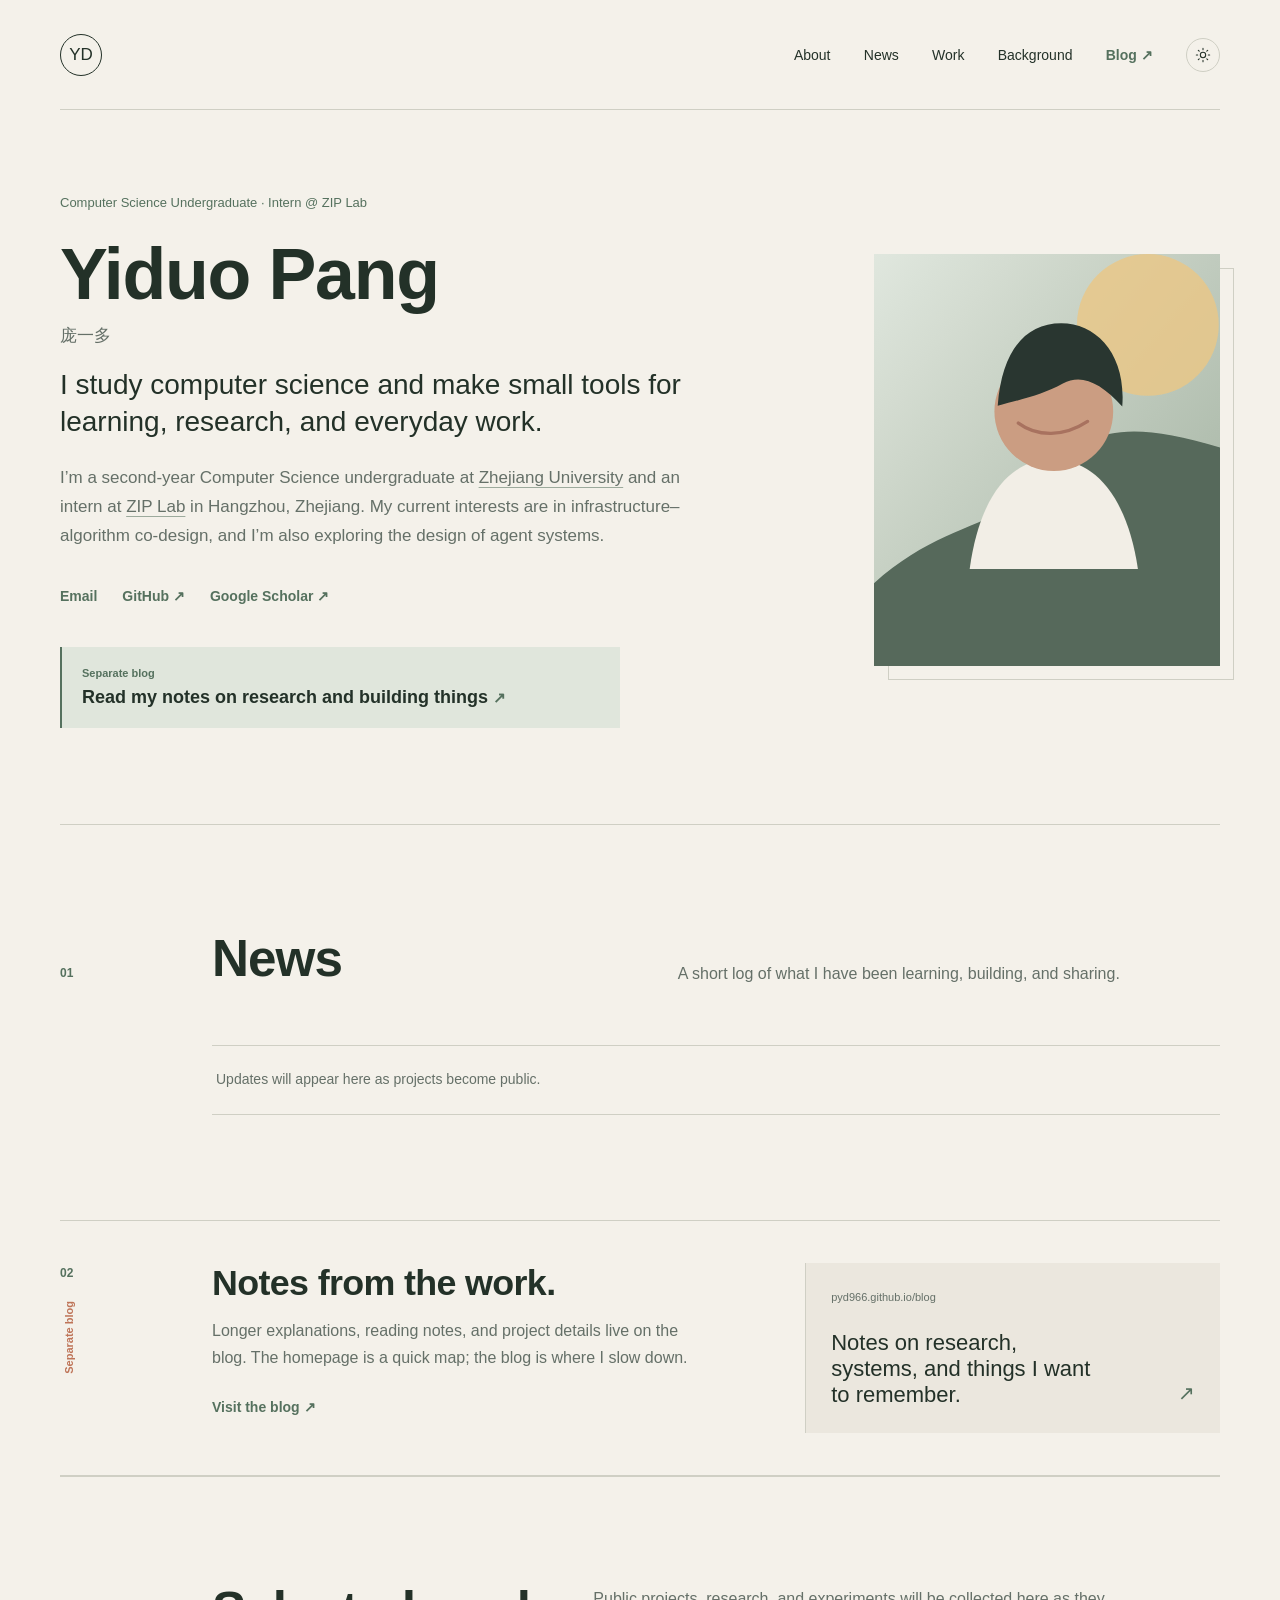
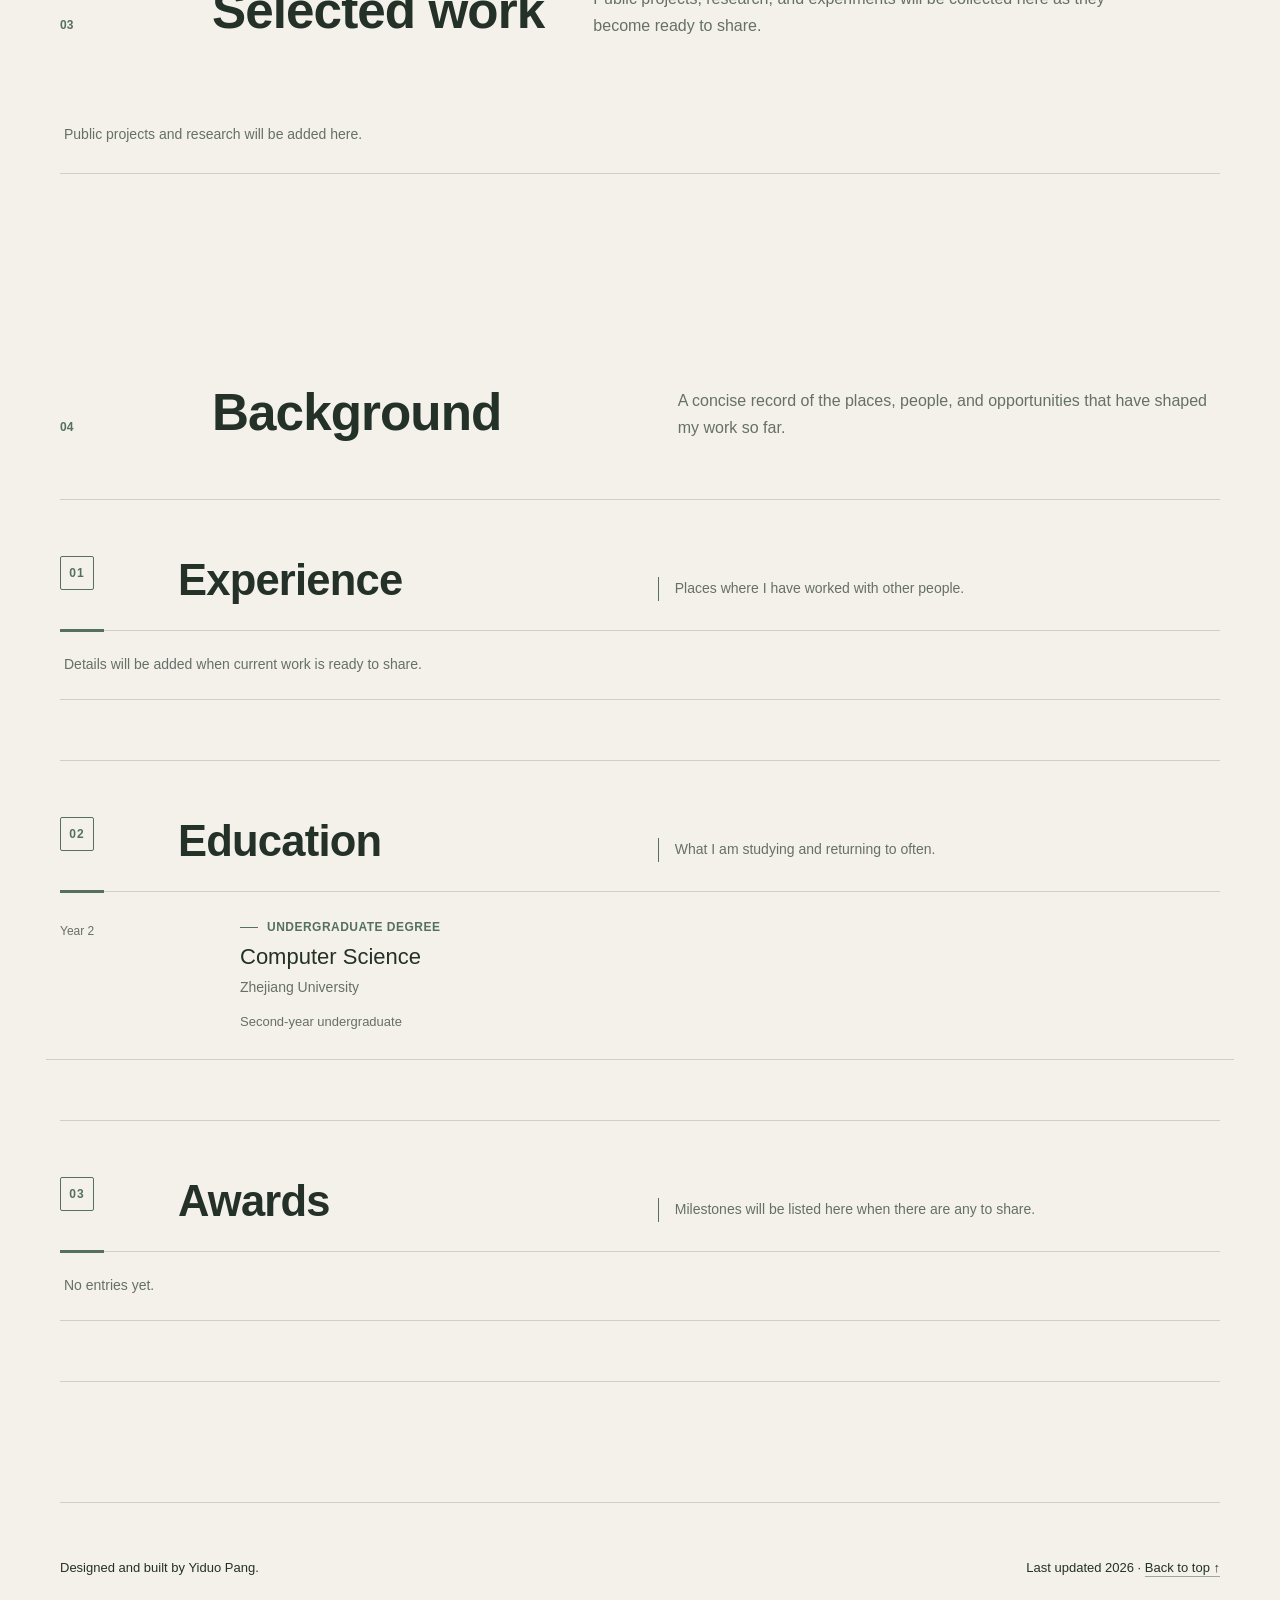
<file: index.html>
<!doctype html>
<html lang="en">
  <head>
    <meta charset="UTF-8" />
    <meta name="viewport" content="width=device-width, initial-scale=1.0" />
    <meta
      name="description"
      content="Personal academic homepage of Yiduo Pang, a computer science undergraduate at Zhejiang University and intern at ZIP Lab."
    />
    <meta name="theme-color" content="#f4f1ea" />
    <title>Yiduo Pang · Computer Science</title>
    <link rel="icon" href="assets/favicon.svg" type="image/svg+xml" />
    <link rel="stylesheet" href="styles.css?v=15" />
    <script>
      const savedTheme = localStorage.getItem("theme");
      if (savedTheme === "dark" || savedTheme === "light") {
        document.documentElement.dataset.theme = savedTheme;
      }
    </script>
  </head>
  <body>
    <a class="skip-link" href="#main">Skip to content</a>

    <header class="site-header wrap">
      <a class="wordmark" href="#top" aria-label="Back to top">
        <span>YD</span>
      </a>

      <button class="menu-toggle" type="button" aria-expanded="false" aria-controls="site-nav">
        <span class="sr-only">Toggle navigation</span>
        <span></span><span></span>
      </button>

      <nav id="site-nav" class="site-nav" aria-label="Main navigation">
        <a href="#about">About</a>
        <a href="#news">News</a>
        <a href="#work">Work</a>
        <a href="#background">Background</a>
        <a class="nav-blog" href="https://pyd966.github.io/blog/" target="_blank" rel="noreferrer">Blog ↗</a>
        <button class="theme-toggle" type="button" aria-label="Switch color theme">
          <svg class="sun-icon" viewBox="0 0 24 24" aria-hidden="true">
            <circle cx="12" cy="12" r="4"></circle>
            <path d="M12 2v2M12 20v2M4.93 4.93l1.42 1.42M17.65 17.65l1.42 1.42M2 12h2M20 12h2M4.93 19.07l1.42-1.42M17.65 6.35l1.42-1.42"></path>
          </svg>
          <svg class="moon-icon" viewBox="0 0 24 24" aria-hidden="true">
            <path d="M21 12.79A9 9 0 1 1 11.21 3 7 7 0 0 0 21 12.79Z"></path>
          </svg>
        </button>
      </nav>
    </header>

    <main id="main">
      <section id="about" class="hero wrap reveal" aria-labelledby="hero-title">
        <div class="hero-copy">
          <p class="eyebrow">Computer Science Undergraduate · Intern @ ZIP Lab</p>
          <h1 id="hero-title">Yiduo Pang</h1>
          <p class="hero-name-native">庞一多</p>
          <p class="hero-lead">
            I study computer science and make small tools for learning, research,
            and everyday work.
          </p>
          <p class="hero-detail">
            I’m a second-year Computer Science undergraduate at
            <a href="https://www.zju.edu.cn/english/" target="_blank" rel="noreferrer">Zhejiang University</a>
            and an intern at <a href="https://ziplab.co/" target="_blank" rel="noreferrer">ZIP Lab</a> in Hangzhou, Zhejiang. My
            current interests are in infrastructure–algorithm co-design, and I’m
            also exploring the design of agent systems.
          </p>
          <div class="hero-links" aria-label="Contact and profiles">
            <a href="mailto:pyd966@gmail.com">Email</a>
            <a href="https://github.com/pyd966" target="_blank" rel="noreferrer">GitHub ↗</a>
            <a href="https://scholar.google.com/citations?user=7Elq3lYAAAAJ" target="_blank" rel="noreferrer">Google Scholar ↗</a>
          </div>
          <a class="hero-blog-link" href="https://pyd966.github.io/blog/" target="_blank" rel="noreferrer">
            <span class="hero-blog-kicker">Separate blog</span>
            <span class="hero-blog-title">Read my notes on research and building things <span aria-hidden="true">↗</span></span>
          </a>
        </div>

        <div class="portrait" aria-label="Abstract portrait illustration">
          <svg viewBox="0 0 420 500" role="img" aria-labelledby="portrait-title">
            <title id="portrait-title">Abstract portrait illustration</title>
            <defs>
              <linearGradient id="portrait-bg" x1="0" y1="0" x2="1" y2="1">
                <stop offset="0" stop-color="#dfe8dc" />
                <stop offset="1" stop-color="#9db09a" />
              </linearGradient>
            </defs>
            <rect width="420" height="500" fill="url(#portrait-bg)" />
            <circle cx="332" cy="86" r="86" fill="#f2c777" opacity=".82" />
            <path d="M-30 430C68 318 151 342 214 266c50-60 101-66 236-22v275H-30Z" fill="#526a59" />
            <path d="M116 382c12-88 49-133 100-133s91 45 104 133Z" fill="#f3eee4" />
            <circle cx="218" cy="191" r="72" fill="#d49b79" />
            <path d="M150 184c5-66 33-100 77-100 43 0 79 38 74 101-27-30-50-40-72-28-24 13-45 18-79 27Z" fill="#26372f" />
            <path d="M175 205c23 17 55 17 84-2" fill="none" stroke="#b36f58" stroke-width="4" stroke-linecap="round" />
          </svg>
        </div>
      </section>

      <section id="news" class="section wrap reveal" aria-labelledby="news-title">
        <div class="section-heading">
          <p class="section-index">01</p>
          <h2 id="news-title">News</h2>
          <p>A short log of what I have been learning, building, and sharing.</p>
        </div>
        <div class="news-list">
          <p class="empty-state">Updates will appear here as projects become public.</p>
        </div>
      </section>

      <section id="blog" class="blog-feature wrap reveal" aria-labelledby="blog-title">
        <div class="blog-feature-label">
          <p class="section-index">02</p>
          <p>Separate blog</p>
        </div>
        <div class="blog-feature-main">
          <h2 id="blog-title">Notes from the work.</h2>
          <p>
            Longer explanations, reading notes, and project details live on the blog.
            The homepage is a quick map; the blog is where I slow down.
          </p>
          <a class="blog-feature-link" href="https://pyd966.github.io/blog/" target="_blank" rel="noreferrer">Visit the blog ↗</a>
        </div>
        <a class="blog-latest" href="https://pyd966.github.io/blog/" target="_blank" rel="noreferrer">
          <span class="blog-latest-meta">pyd966.github.io/blog</span>
          <strong>Notes on research, systems, and things I want to remember.</strong>
          <span class="blog-latest-arrow" aria-hidden="true">↗</span>
        </a>
      </section>

      <section id="work" class="section wrap reveal" aria-labelledby="work-title">
        <div class="section-heading work-heading">
          <div>
            <p class="section-index">03</p>
            <h2 id="work-title">Selected work</h2>
          </div>
          <p>
            Public projects, research, and experiments will be collected here as
            they become ready to share.
          </p>
        </div>

        <div class="project-list">
          <p class="empty-state">Public projects and research will be added here.</p>
        </div>
      </section>

      <section id="background" class="background-section wrap reveal" aria-labelledby="background-title">
        <div class="background-heading">
          <p class="section-index">04</p>
          <h2 id="background-title">Background</h2>
          <p>A concise record of the places, people, and opportunities that have shaped my work so far.</p>
        </div>

        <div class="background-simple" id="experience">
          <section class="cv-section cv-experience" aria-labelledby="experience-title">
            <div class="cv-section-heading">
              <span class="cv-section-number">01</span>
              <h3 id="experience-title">Experience</h3>
              <p>Places where I have worked with other people.</p>
            </div>
            <div class="cv-rows">
              <p class="empty-state">Details will be added when current work is ready to share.</p>
            </div>
          </section>

          <section class="cv-section" id="education" aria-labelledby="education-title">
            <div class="cv-section-heading">
              <span class="cv-section-number">02</span>
              <h3 id="education-title">Education</h3>
              <p>What I am studying and returning to often.</p>
            </div>
            <div class="cv-rows">
              <article class="cv-row cv-education-row">
                <time>Year 2</time>
                <div><p class="cv-row-label">Undergraduate degree</p><h4>Computer Science</h4><p>Zhejiang University</p><small>Second-year undergraduate</small></div>
              </article>
            </div>
          </section>

          <section class="cv-section" id="awards" aria-labelledby="awards-title">
            <div class="cv-section-heading">
              <span class="cv-section-number">03</span>
              <h3 id="awards-title">Awards</h3>
              <p>Milestones will be listed here when there are any to share.</p>
            </div>
            <div class="cv-award-list">
              <p class="empty-state">No entries yet.</p>
            </div>
          </section>
        </div>
      </section>
    </main>

    <footer class="site-footer wrap">
      <p>Designed and built by Yiduo Pang.</p>
      <p>Last updated <span id="current-year">2026</span> · <a href="#top">Back to top ↑</a></p>
    </footer>

    <script src="script.js?v=11"></script>
  </body>
</html>
</file>
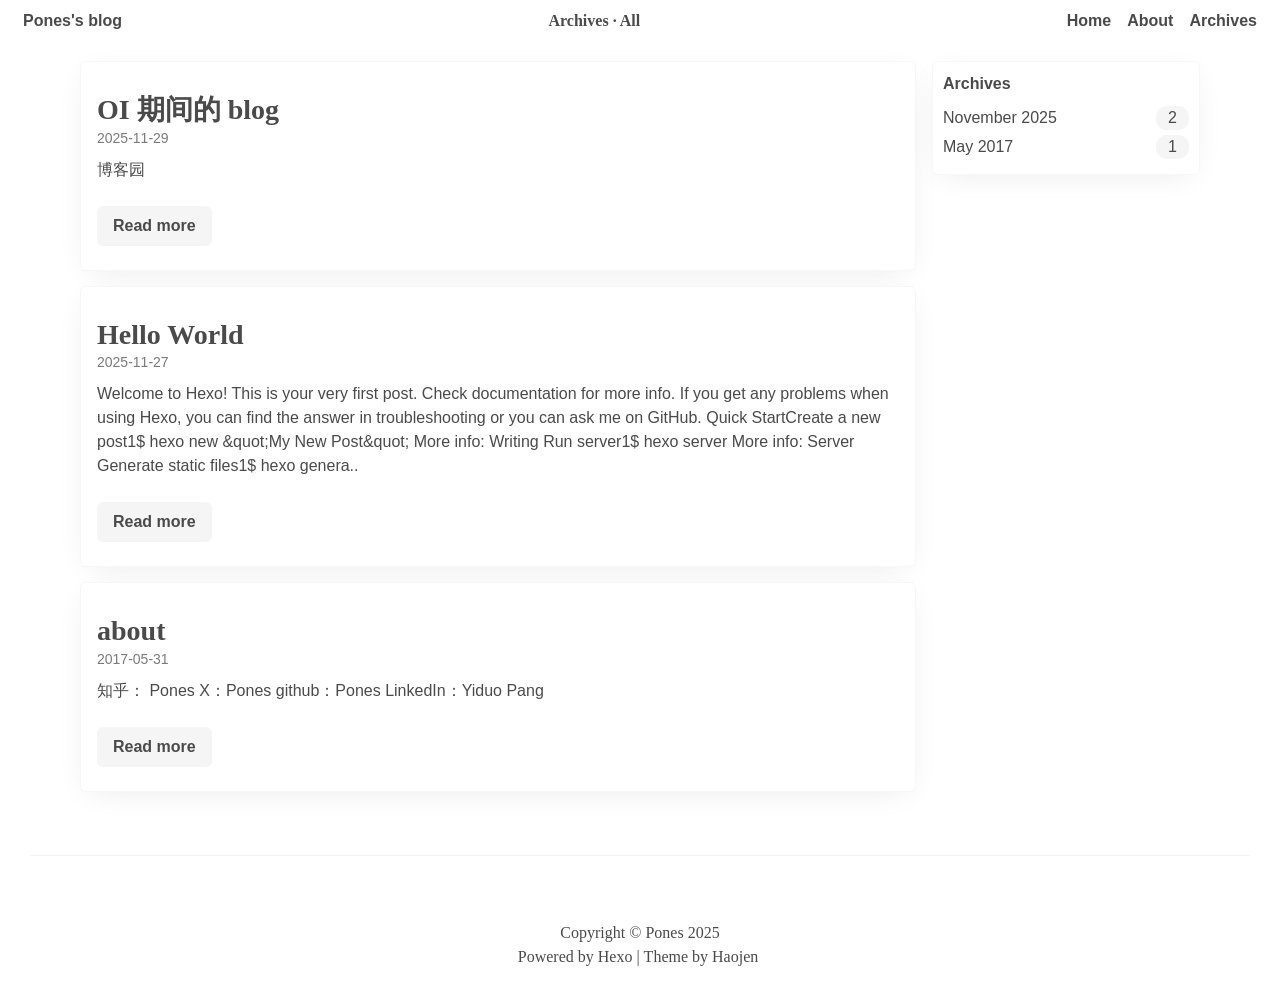
<file: archives/index.html>
<!DOCTYPE html><html class="appearance-auto" lang="en"><head><meta charset="UTF-8"><title>Pones's blog</title><meta name="description" content="哇原来这里还可以写东西"><meta name="viewport" content="width=device-width, minimum-scale=1.0, maximum-scale=1.0, user-scalable=no, initial-scale=1"><!-- Google Analytics --><!-- End Google Analytics -->
<!-- Baidu Analytics --><!-- End Baidu Analytics --><link rel="icon" href="/images/favicon.ico"><link rel="stylesheet" href="/style/common/bulma.css"><link rel="stylesheet" href="/style/base.css"><link rel="stylesheet" href="/style/common/helper.css"><script src="/js/common.js"></script><link rel="stylesheet" href="/style/widget-post-list.css"><meta name="generator" content="Hexo 8.1.1"><link rel="alternate" href="/atom.xml" title="Blog" type="application/atom+xml">
</head><body class="is-flex is-flex-direction-column"><header class="header-widget is-flex-shrink-0 is-hidden-mobile"><div class="container is-fullhd is-flex is-justify-content-space-between is-align-items-center is-full-height"><section class="is-hidden-mobile is-flex-shrink-0"><h2><a href="/">Pones's blog</a></h2></section><h3 class="is-hidden-mobile is-family-serif is-full-height is-flex is-align-items-center is-flex-shrink-0"><span>Archives · All</span></h3><aside class="is-flex-shrink-0"><h3 class="is-inline-block"><a href="/">Home</a></h3><h3 class="is-inline-block"><a href="/about">About</a></h3><h3 class="is-inline-block"><a href="/archives">Archives</a></h3></aside></div></header><header class="is-flex header-widget is-flex-shrink-0 is-align-items-center is-justify-content-center is-hidden-tablet"><h3 class="is-inline-block"><a href="/">Home</a></h3><h3 class="is-inline-block"><a href="/about">About</a></h3><h3 class="is-inline-block"><a href="/archives">Archives</a></h3></header><main><article class="post-container is-flex is-justify-content-center section container is-max-widescreen pt-4 px-2"><div class="columns is-variable is-1-tablet is-3-desktop-only is-2-widescreen is-full-width"><section class="column"><article class="post-item-card"><section class="content post-card-content p-4 pb-5"><h2 class="mt-4 mb-0 is-family-serif"><a href="/2025/11/29/OI-%E6%9C%9F%E9%97%B4%E7%9A%84-blog/">OI 期间的 blog</a></h2><time class="has-text-grey" datetime="2025-11-29T14:41:42.000Z">2025-11-29</time><p class="is-flex-grow-2 mt-2">博客园
</p><a class="button is-default mt-2 has-text-weight-semibold" href="/2025/11/29/OI-%E6%9C%9F%E9%97%B4%E7%9A%84-blog/">Read more</a></section></article><article class="post-item-card"><section class="content post-card-content p-4 pb-5"><h2 class="mt-4 mb-0 is-family-serif"><a href="/2025/11/27/hello-world/">Hello World</a></h2><time class="has-text-grey" datetime="2025-11-27T03:49:19.276Z">2025-11-27</time><p class="is-flex-grow-2 mt-2">Welcome to Hexo! This is your very first post. Check documentation for more info. If you get any problems when using Hexo, you can find the answer in troubleshooting or you can ask me on GitHub.
Quick StartCreate a new post1$ hexo new &amp;quot;My New Post&amp;quot;

More info: Writing
Run server1$ hexo server

More info: Server
Generate static files1$ hexo genera..</p><a class="button is-default mt-2 has-text-weight-semibold" href="/2025/11/27/hello-world/">Read more</a></section></article><article class="post-item-card"><section class="content post-card-content p-4 pb-5"><h2 class="mt-4 mb-0 is-family-serif"><a href="/2017/05/31/about/index/">about</a></h2><time class="has-text-grey" datetime="2017-05-31T02:05:56.000Z">2017-05-31</time><p class="is-flex-grow-2 mt-2">知乎： Pones
X：Pones
github：Pones
LinkedIn：Yiduo Pang
</p><a class="button is-default mt-2 has-text-weight-semibold" href="/2017/05/31/about/index/">Read more</a></section></article></section><aside class="column is-hidden-mobile is-4-tablet is-3-widescreen"><div style="position: sticky; top: 50px;"><main class="aside-card-container archives-widget is-in-archive-page"><h3>Archives</h3><section><ul class="archive-list"><li class="archive-list-item"><a class="archive-list-link" href="/archives/2025/11/">November 2025</a><span class="archive-list-count">2</span></li><li class="archive-list-item"><a class="archive-list-link" href="/archives/2017/05/">May 2017</a><span class="archive-list-count">1</span></li></ul></section></main></div></aside></div></article><script>$claudia.fadeInImage(null, $claudia.blurBackdropImg)

window.addEventListener('resize', $claudia.throttle(function () {
    var images = document.querySelectorAll('.js-img-fadeIn')

    images.forEach($claudia.blurBackdropImg)
}, 150))</script></main><footer class="is-flex is-flex-direction-column is-align-items-center is-flex-shrink-0 is-family-serif"><section class="sns-container"><a title="twitter" target="_blank" rel="noopener nofollow" href="//twitter.com/https://x.com/pyd966"><i class="iconfont icon-twitter"></i></a><!-- Github--><a title="github" target="_blank" rel="noopener nofollow" href="//github.com/pyd966"><i class="iconfont icon-github"></i></a><!-- Ins--><!-- RSS--><!-- 知乎--><a title="zhihu" target="_blank" rel="noopener nofollow" href="//zhihu.com/https://www.zhihu.com/people/pyd-62"><i class="iconfont icon-zhihu"></i></a><!-- 领英--><a title="linkedin" target="_blank" rel="noopener nofollow" href="//www.linkedin.com/in/https://www.linkedin.com/in/yiduo-pang-838659374/"><i class="iconfont icon-linkedin"></i></a><!-- 脸书--></section><p><span>Copyright ©</span><span> Pones 2025</span></p><div class="is-flex is-justify-content-center is-flex-wrap-wrap"><p>Powered by Hexo &verbar;&nbsp;</p><p class="is-flex is-justify-content-center"><a title="Hexo theme author" target="_blank" rel="noopener" href="//github.com/haojen">Theme by Haojen&nbsp;</a></p><div style="margin-top: 2px"><a class="github-button" title="github-button" target="_blank" rel="noopener" href="https://github.com/haojen/hexo-theme-Claudia" data-color-scheme="no-preference: light; light: light; dark: dark;" data-show-count="true"></a></div></div><div><span></span></div></footer><script async defer src="https://buttons.github.io/buttons.js"></script><script>$claudia.fadeInImage(null, $claudia.blurBackdropImg)

window.addEventListener('resize', $claudia.throttle(function () {
    var images = document.querySelectorAll('.js-img-fadeIn')

    images.forEach($claudia.blurBackdropImg)
}, 150))</script></body></html>
</file>
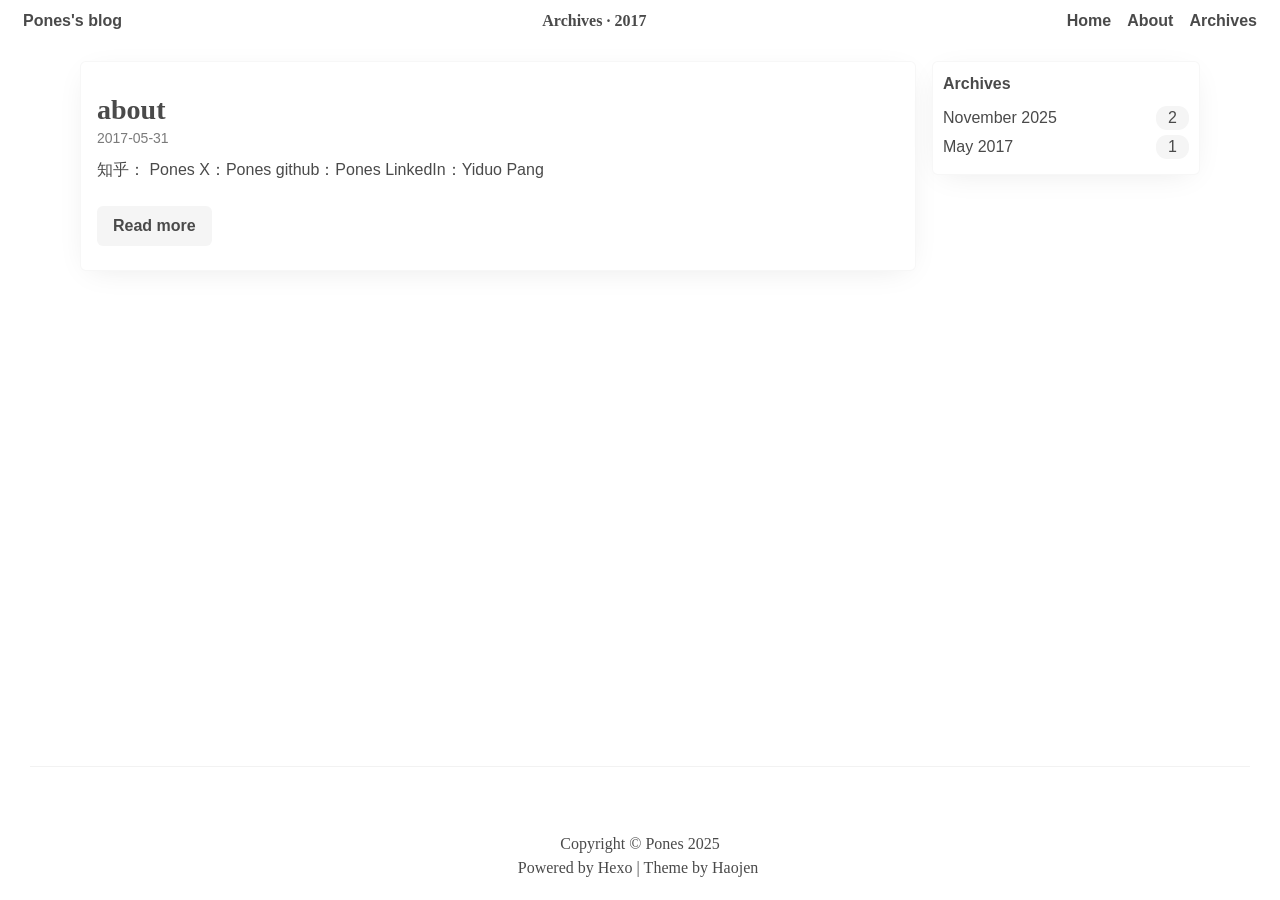
<file: archives/2017/index.html>
<!DOCTYPE html><html class="appearance-auto" lang="en"><head><meta charset="UTF-8"><title>Pones's blog</title><meta name="description" content="哇原来这里还可以写东西"><meta name="viewport" content="width=device-width, minimum-scale=1.0, maximum-scale=1.0, user-scalable=no, initial-scale=1"><!-- Google Analytics --><!-- End Google Analytics -->
<!-- Baidu Analytics --><!-- End Baidu Analytics --><link rel="icon" href="/images/favicon.ico"><link rel="stylesheet" href="/style/common/bulma.css"><link rel="stylesheet" href="/style/base.css"><link rel="stylesheet" href="/style/common/helper.css"><script src="/js/common.js"></script><link rel="stylesheet" href="/style/widget-post-list.css"><meta name="generator" content="Hexo 8.1.1"><link rel="alternate" href="/atom.xml" title="Blog" type="application/atom+xml">
</head><body class="is-flex is-flex-direction-column"><header class="header-widget is-flex-shrink-0 is-hidden-mobile"><div class="container is-fullhd is-flex is-justify-content-space-between is-align-items-center is-full-height"><section class="is-hidden-mobile is-flex-shrink-0"><h2><a href="/">Pones's blog</a></h2></section><h3 class="is-hidden-mobile is-family-serif is-full-height is-flex is-align-items-center is-flex-shrink-0"><span>Archives · 2017</span></h3><aside class="is-flex-shrink-0"><h3 class="is-inline-block"><a href="/">Home</a></h3><h3 class="is-inline-block"><a href="/about">About</a></h3><h3 class="is-inline-block"><a href="/archives">Archives</a></h3></aside></div></header><header class="is-flex header-widget is-flex-shrink-0 is-align-items-center is-justify-content-center is-hidden-tablet"><h3 class="is-inline-block"><a href="/">Home</a></h3><h3 class="is-inline-block"><a href="/about">About</a></h3><h3 class="is-inline-block"><a href="/archives">Archives</a></h3></header><main><article class="post-container is-flex is-justify-content-center section container is-max-widescreen pt-4 px-2"><div class="columns is-variable is-1-tablet is-3-desktop-only is-2-widescreen is-full-width"><section class="column"><article class="post-item-card"><section class="content post-card-content p-4 pb-5"><h2 class="mt-4 mb-0 is-family-serif"><a href="/2017/05/31/about/index/">about</a></h2><time class="has-text-grey" datetime="2017-05-31T02:05:56.000Z">2017-05-31</time><p class="is-flex-grow-2 mt-2">知乎： Pones
X：Pones
github：Pones
LinkedIn：Yiduo Pang
</p><a class="button is-default mt-2 has-text-weight-semibold" href="/2017/05/31/about/index/">Read more</a></section></article></section><aside class="column is-hidden-mobile is-4-tablet is-3-widescreen"><div style="position: sticky; top: 50px;"><main class="aside-card-container archives-widget is-in-archive-page"><h3>Archives</h3><section><ul class="archive-list"><li class="archive-list-item"><a class="archive-list-link" href="/archives/2025/11/">November 2025</a><span class="archive-list-count">2</span></li><li class="archive-list-item"><a class="archive-list-link" href="/archives/2017/05/">May 2017</a><span class="archive-list-count">1</span></li></ul></section></main></div></aside></div></article><script>$claudia.fadeInImage(null, $claudia.blurBackdropImg)

window.addEventListener('resize', $claudia.throttle(function () {
    var images = document.querySelectorAll('.js-img-fadeIn')

    images.forEach($claudia.blurBackdropImg)
}, 150))</script></main><footer class="is-flex is-flex-direction-column is-align-items-center is-flex-shrink-0 is-family-serif"><section class="sns-container"><a title="twitter" target="_blank" rel="noopener nofollow" href="//twitter.com/https://x.com/pyd966"><i class="iconfont icon-twitter"></i></a><!-- Github--><a title="github" target="_blank" rel="noopener nofollow" href="//github.com/pyd966"><i class="iconfont icon-github"></i></a><!-- Ins--><!-- RSS--><!-- 知乎--><a title="zhihu" target="_blank" rel="noopener nofollow" href="//zhihu.com/https://www.zhihu.com/people/pyd-62"><i class="iconfont icon-zhihu"></i></a><!-- 领英--><a title="linkedin" target="_blank" rel="noopener nofollow" href="//www.linkedin.com/in/https://www.linkedin.com/in/yiduo-pang-838659374/"><i class="iconfont icon-linkedin"></i></a><!-- 脸书--></section><p><span>Copyright ©</span><span> Pones 2025</span></p><div class="is-flex is-justify-content-center is-flex-wrap-wrap"><p>Powered by Hexo &verbar;&nbsp;</p><p class="is-flex is-justify-content-center"><a title="Hexo theme author" target="_blank" rel="noopener" href="//github.com/haojen">Theme by Haojen&nbsp;</a></p><div style="margin-top: 2px"><a class="github-button" title="github-button" target="_blank" rel="noopener" href="https://github.com/haojen/hexo-theme-Claudia" data-color-scheme="no-preference: light; light: light; dark: dark;" data-show-count="true"></a></div></div><div><span></span></div></footer><script async defer src="https://buttons.github.io/buttons.js"></script><script>$claudia.fadeInImage(null, $claudia.blurBackdropImg)

window.addEventListener('resize', $claudia.throttle(function () {
    var images = document.querySelectorAll('.js-img-fadeIn')

    images.forEach($claudia.blurBackdropImg)
}, 150))</script></body></html>
</file>
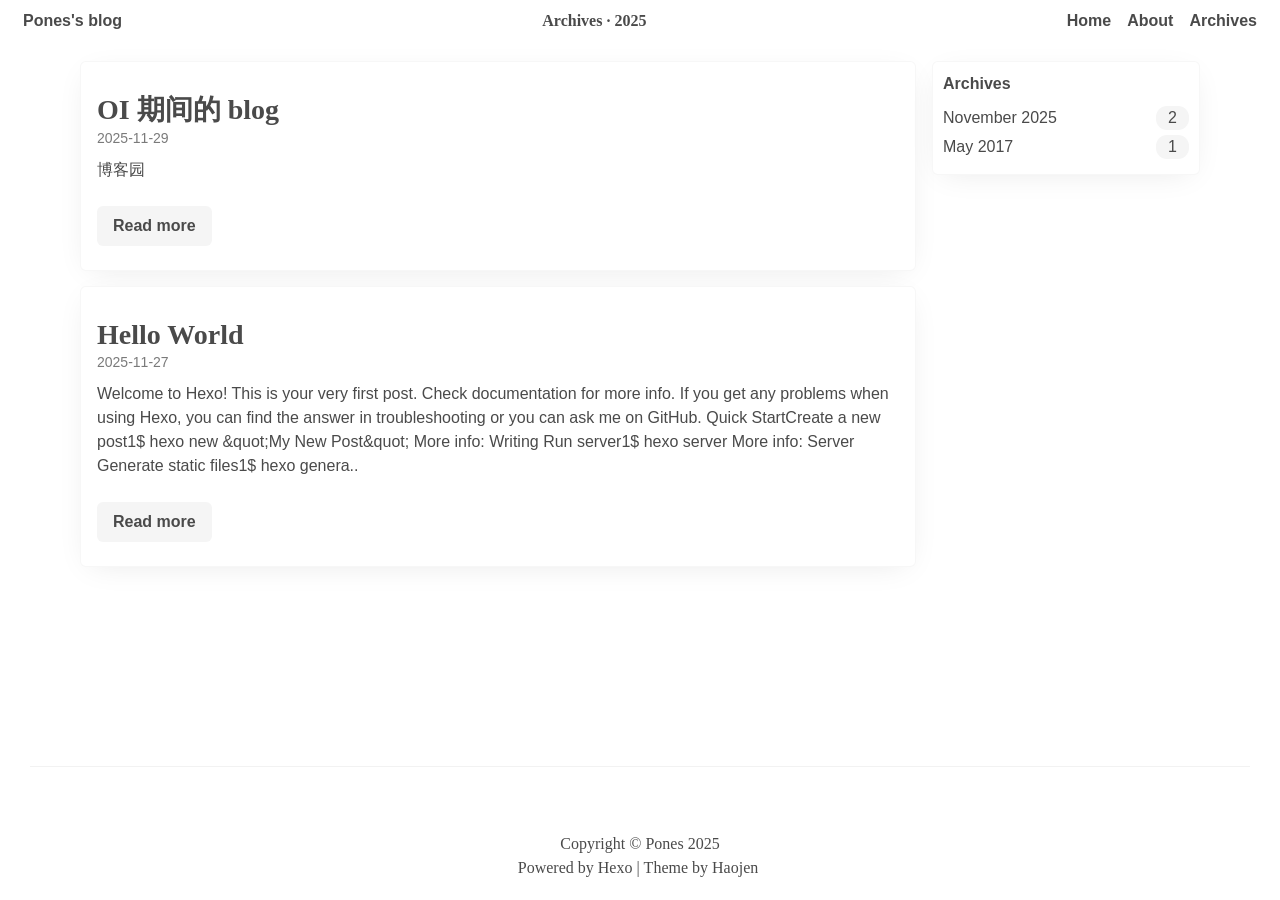
<file: archives/2025/index.html>
<!DOCTYPE html><html class="appearance-auto" lang="en"><head><meta charset="UTF-8"><title>Pones's blog</title><meta name="description" content="哇原来这里还可以写东西"><meta name="viewport" content="width=device-width, minimum-scale=1.0, maximum-scale=1.0, user-scalable=no, initial-scale=1"><!-- Google Analytics --><!-- End Google Analytics -->
<!-- Baidu Analytics --><!-- End Baidu Analytics --><link rel="icon" href="/images/favicon.ico"><link rel="stylesheet" href="/style/common/bulma.css"><link rel="stylesheet" href="/style/base.css"><link rel="stylesheet" href="/style/common/helper.css"><script src="/js/common.js"></script><link rel="stylesheet" href="/style/widget-post-list.css"><meta name="generator" content="Hexo 8.1.1"><link rel="alternate" href="/atom.xml" title="Blog" type="application/atom+xml">
</head><body class="is-flex is-flex-direction-column"><header class="header-widget is-flex-shrink-0 is-hidden-mobile"><div class="container is-fullhd is-flex is-justify-content-space-between is-align-items-center is-full-height"><section class="is-hidden-mobile is-flex-shrink-0"><h2><a href="/">Pones's blog</a></h2></section><h3 class="is-hidden-mobile is-family-serif is-full-height is-flex is-align-items-center is-flex-shrink-0"><span>Archives · 2025</span></h3><aside class="is-flex-shrink-0"><h3 class="is-inline-block"><a href="/">Home</a></h3><h3 class="is-inline-block"><a href="/about">About</a></h3><h3 class="is-inline-block"><a href="/archives">Archives</a></h3></aside></div></header><header class="is-flex header-widget is-flex-shrink-0 is-align-items-center is-justify-content-center is-hidden-tablet"><h3 class="is-inline-block"><a href="/">Home</a></h3><h3 class="is-inline-block"><a href="/about">About</a></h3><h3 class="is-inline-block"><a href="/archives">Archives</a></h3></header><main><article class="post-container is-flex is-justify-content-center section container is-max-widescreen pt-4 px-2"><div class="columns is-variable is-1-tablet is-3-desktop-only is-2-widescreen is-full-width"><section class="column"><article class="post-item-card"><section class="content post-card-content p-4 pb-5"><h2 class="mt-4 mb-0 is-family-serif"><a href="/2025/11/29/OI-%E6%9C%9F%E9%97%B4%E7%9A%84-blog/">OI 期间的 blog</a></h2><time class="has-text-grey" datetime="2025-11-29T14:41:42.000Z">2025-11-29</time><p class="is-flex-grow-2 mt-2">博客园
</p><a class="button is-default mt-2 has-text-weight-semibold" href="/2025/11/29/OI-%E6%9C%9F%E9%97%B4%E7%9A%84-blog/">Read more</a></section></article><article class="post-item-card"><section class="content post-card-content p-4 pb-5"><h2 class="mt-4 mb-0 is-family-serif"><a href="/2025/11/27/hello-world/">Hello World</a></h2><time class="has-text-grey" datetime="2025-11-27T03:49:19.276Z">2025-11-27</time><p class="is-flex-grow-2 mt-2">Welcome to Hexo! This is your very first post. Check documentation for more info. If you get any problems when using Hexo, you can find the answer in troubleshooting or you can ask me on GitHub.
Quick StartCreate a new post1$ hexo new &amp;quot;My New Post&amp;quot;

More info: Writing
Run server1$ hexo server

More info: Server
Generate static files1$ hexo genera..</p><a class="button is-default mt-2 has-text-weight-semibold" href="/2025/11/27/hello-world/">Read more</a></section></article></section><aside class="column is-hidden-mobile is-4-tablet is-3-widescreen"><div style="position: sticky; top: 50px;"><main class="aside-card-container archives-widget is-in-archive-page"><h3>Archives</h3><section><ul class="archive-list"><li class="archive-list-item"><a class="archive-list-link" href="/archives/2025/11/">November 2025</a><span class="archive-list-count">2</span></li><li class="archive-list-item"><a class="archive-list-link" href="/archives/2017/05/">May 2017</a><span class="archive-list-count">1</span></li></ul></section></main></div></aside></div></article><script>$claudia.fadeInImage(null, $claudia.blurBackdropImg)

window.addEventListener('resize', $claudia.throttle(function () {
    var images = document.querySelectorAll('.js-img-fadeIn')

    images.forEach($claudia.blurBackdropImg)
}, 150))</script></main><footer class="is-flex is-flex-direction-column is-align-items-center is-flex-shrink-0 is-family-serif"><section class="sns-container"><a title="twitter" target="_blank" rel="noopener nofollow" href="//twitter.com/https://x.com/pyd966"><i class="iconfont icon-twitter"></i></a><!-- Github--><a title="github" target="_blank" rel="noopener nofollow" href="//github.com/pyd966"><i class="iconfont icon-github"></i></a><!-- Ins--><!-- RSS--><!-- 知乎--><a title="zhihu" target="_blank" rel="noopener nofollow" href="//zhihu.com/https://www.zhihu.com/people/pyd-62"><i class="iconfont icon-zhihu"></i></a><!-- 领英--><a title="linkedin" target="_blank" rel="noopener nofollow" href="//www.linkedin.com/in/https://www.linkedin.com/in/yiduo-pang-838659374/"><i class="iconfont icon-linkedin"></i></a><!-- 脸书--></section><p><span>Copyright ©</span><span> Pones 2025</span></p><div class="is-flex is-justify-content-center is-flex-wrap-wrap"><p>Powered by Hexo &verbar;&nbsp;</p><p class="is-flex is-justify-content-center"><a title="Hexo theme author" target="_blank" rel="noopener" href="//github.com/haojen">Theme by Haojen&nbsp;</a></p><div style="margin-top: 2px"><a class="github-button" title="github-button" target="_blank" rel="noopener" href="https://github.com/haojen/hexo-theme-Claudia" data-color-scheme="no-preference: light; light: light; dark: dark;" data-show-count="true"></a></div></div><div><span></span></div></footer><script async defer src="https://buttons.github.io/buttons.js"></script><script>$claudia.fadeInImage(null, $claudia.blurBackdropImg)

window.addEventListener('resize', $claudia.throttle(function () {
    var images = document.querySelectorAll('.js-img-fadeIn')

    images.forEach($claudia.blurBackdropImg)
}, 150))</script></body></html>
</file>
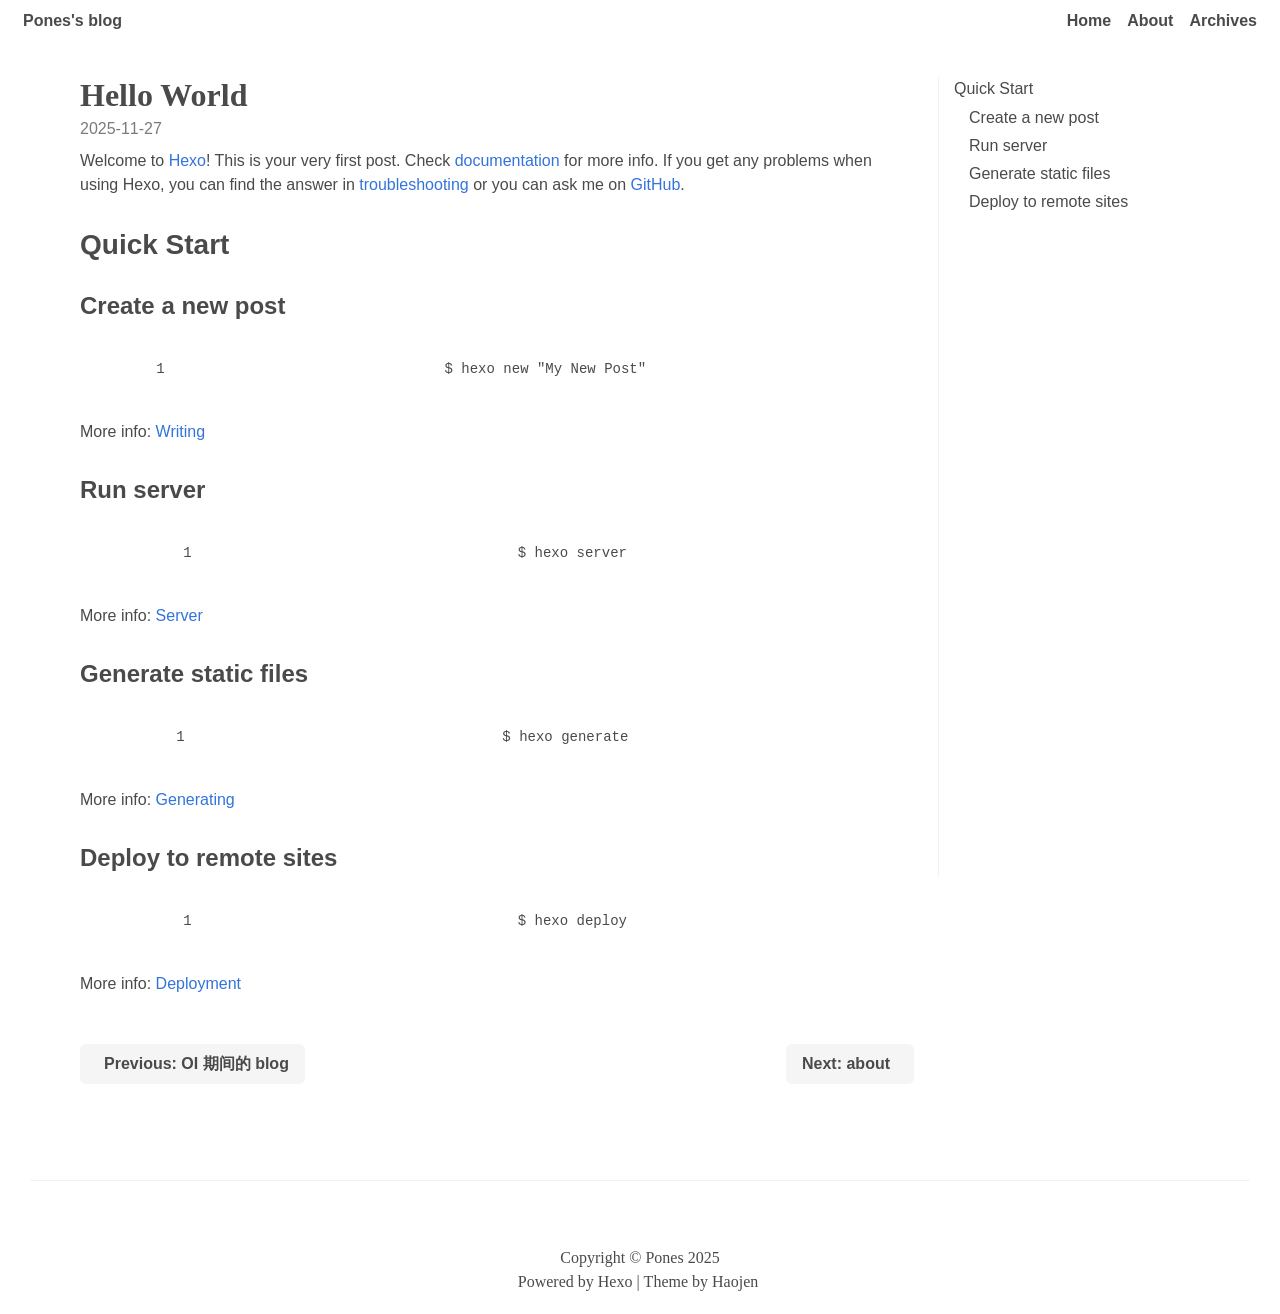
<file: 2025/11/27/hello-world/index.html>
<!DOCTYPE html><html class="appearance-auto" lang="en"><head><meta charset="UTF-8"><title>Hello World</title><meta name="description" content="哇原来这里还可以写东西"><meta name="viewport" content="width=device-width, minimum-scale=1.0, maximum-scale=1.0, user-scalable=no, initial-scale=1"><!-- Google Analytics --><!-- End Google Analytics -->
<!-- Baidu Analytics --><!-- End Baidu Analytics --><link rel="icon" href="/images/favicon.ico"><link rel="stylesheet" href="/style/common/bulma.css"><link rel="stylesheet" href="/style/base.css"><link rel="stylesheet" href="/style/common/helper.css"><script src="/js/common.js"></script><link rel="stylesheet" href="/style/post.css"><link rel="stylesheet" href="/style/themes/highlight-theme-light.css"><link rel="stylesheet" href="/style/common/jquery.fancybox.min.css"><script src="/js/highlight.pack.js"></script><meta name="description" content="Welcome to Hexo! This is your very first post. Check documentation for more info. If you get any problems when using Hexo, you can find the answer in troubleshooting or you can ask me on GitHub.
Quick StartCreate a new post1$ hexo new &amp;quot;My New Post&amp;quot;

More info: Writing
Run server1$ hexo server

More info: Server
Generate static files1$ hexo genera.."><meta name="generator" content="Hexo 8.1.1"><link rel="alternate" href="/atom.xml" title="Blog" type="application/atom+xml">
</head><body class="is-flex is-flex-direction-column"><header class="header-widget is-flex-shrink-0 is-hidden-mobile"><div class="container is-fullhd is-flex is-justify-content-space-between is-align-items-center is-full-height"><section class="is-hidden-mobile is-flex-shrink-0"><h2><a href="/">Pones's blog</a></h2></section><h3 class="is-hidden-mobile is-family-serif is-full-height is-flex is-align-items-center is-flex-shrink-0"><div class="is-full-height" id="postTopic"><p class="is-full-height is-flex-shrink-0 is-flex is-align-items-center is-justify-content-center">Hello World</p><p class="is-full-height is-flex-shrink-0 is-flex is-align-items-center is-justify-content-center">Click back to the top</p></div></h3><aside class="is-flex-shrink-0"><h3 class="is-inline-block"><a href="/">Home</a></h3><h3 class="is-inline-block"><a href="/about">About</a></h3><h3 class="is-inline-block"><a href="/archives">Archives</a></h3></aside></div></header><header class="is-flex header-widget is-flex-shrink-0 is-align-items-center is-justify-content-center is-hidden-tablet"><h3 class="is-inline-block"><a href="/">Home</a></h3><h3 class="is-inline-block"><a href="/about">About</a></h3><h3 class="is-inline-block"><a href="/archives">Archives</a></h3></header><main><main class="container is-max-widescreen content section post-page pt-4 px-4"><div class="columns is-flex-desktop is-justify-content-center is-flex-direction-row-reverse"><div class="column is-3 is-hidden-mobile"><ol class="toc"><li class="toc-item toc-level-2"><a class="toc-link" href="#Quick-Start"><span class="toc-text">Quick Start</span></a><ol class="toc-child"><li class="toc-item toc-level-3"><a class="toc-link" href="#Create-a-new-post"><span class="toc-text">Create a new post</span></a></li><li class="toc-item toc-level-3"><a class="toc-link" href="#Run-server"><span class="toc-text">Run server</span></a></li><li class="toc-item toc-level-3"><a class="toc-link" href="#Generate-static-files"><span class="toc-text">Generate static files</span></a></li><li class="toc-item toc-level-3"><a class="toc-link" href="#Deploy-to-remote-sites"><span class="toc-text">Deploy to remote sites</span></a></li></ol></li></ol></div><div class="column is-9"><header class="my-4"></header><h1 class="mt-0 mb-1 is-family-serif" id="postTitle">Hello World</h1><time class="has-text-grey" datetime="2025-11-27T03:49:19.276Z">2025-11-27</time><article class="mt-2 post-content"><p>Welcome to <a target="_blank" rel="noopener" href="https://hexo.io/">Hexo</a>! This is your very first post. Check <a target="_blank" rel="noopener" href="https://hexo.io/docs/">documentation</a> for more info. If you get any problems when using Hexo, you can find the answer in <a target="_blank" rel="noopener" href="https://hexo.io/docs/troubleshooting.html">troubleshooting</a> or you can ask me on <a target="_blank" rel="noopener" href="https://github.com/hexojs/hexo/issues">GitHub</a>.</p>
<h2 id="Quick-Start"><a href="#Quick-Start" class="headerlink" title="Quick Start"></a>Quick Start</h2><h3 id="Create-a-new-post"><a href="#Create-a-new-post" class="headerlink" title="Create a new post"></a>Create a new post</h3><figure class="highlight bash"><table><tr><td class="gutter"><pre><span class="line">1</span><br></pre></td><td class="code"><pre><span class="line">$ hexo new <span class="string">&quot;My New Post&quot;</span></span><br></pre></td></tr></table></figure>

<p>More info: <a target="_blank" rel="noopener" href="https://hexo.io/docs/writing.html">Writing</a></p>
<h3 id="Run-server"><a href="#Run-server" class="headerlink" title="Run server"></a>Run server</h3><figure class="highlight bash"><table><tr><td class="gutter"><pre><span class="line">1</span><br></pre></td><td class="code"><pre><span class="line">$ hexo server</span><br></pre></td></tr></table></figure>

<p>More info: <a target="_blank" rel="noopener" href="https://hexo.io/docs/server.html">Server</a></p>
<h3 id="Generate-static-files"><a href="#Generate-static-files" class="headerlink" title="Generate static files"></a>Generate static files</h3><figure class="highlight bash"><table><tr><td class="gutter"><pre><span class="line">1</span><br></pre></td><td class="code"><pre><span class="line">$ hexo generate</span><br></pre></td></tr></table></figure>

<p>More info: <a target="_blank" rel="noopener" href="https://hexo.io/docs/generating.html">Generating</a></p>
<h3 id="Deploy-to-remote-sites"><a href="#Deploy-to-remote-sites" class="headerlink" title="Deploy to remote sites"></a>Deploy to remote sites</h3><figure class="highlight bash"><table><tr><td class="gutter"><pre><span class="line">1</span><br></pre></td><td class="code"><pre><span class="line">$ hexo deploy</span><br></pre></td></tr></table></figure>

<p>More info: <a target="_blank" rel="noopener" href="https://hexo.io/docs/one-command-deployment.html">Deployment</a></p>
</article><section class="jump-container is-flex is-justify-content-space-between my-6"><!-- em is empty placeholder--><a class="button is-default" href="/2025/11/29/OI-%E6%9C%9F%E9%97%B4%E7%9A%84-blog/" title="OI 期间的 blog"><i class="iconfont icon-prev mr-2 has-text-grey"></i><span class="has-text-weight-semibold">Previous: OI 期间的 blog</span></a><a class="button is-default" href="/2017/05/31/about/index/" title="about"><span class="has-text-weight-semibold">Next: about</span><i class="iconfont icon-next ml-2 has-text-grey"></i></a></section></div></div></main></main><footer class="is-flex is-flex-direction-column is-align-items-center is-flex-shrink-0 is-family-serif"><section class="sns-container"><a title="twitter" target="_blank" rel="noopener nofollow" href="//twitter.com/https://x.com/pyd966"><i class="iconfont icon-twitter"></i></a><!-- Github--><a title="github" target="_blank" rel="noopener nofollow" href="//github.com/pyd966"><i class="iconfont icon-github"></i></a><!-- Ins--><!-- RSS--><!-- 知乎--><a title="zhihu" target="_blank" rel="noopener nofollow" href="//zhihu.com/https://www.zhihu.com/people/pyd-62"><i class="iconfont icon-zhihu"></i></a><!-- 领英--><a title="linkedin" target="_blank" rel="noopener nofollow" href="//www.linkedin.com/in/https://www.linkedin.com/in/yiduo-pang-838659374/"><i class="iconfont icon-linkedin"></i></a><!-- 脸书--></section><p><span>Copyright ©</span><span> Pones 2025</span></p><div class="is-flex is-justify-content-center is-flex-wrap-wrap"><p>Powered by Hexo &verbar;&nbsp;</p><p class="is-flex is-justify-content-center"><a title="Hexo theme author" target="_blank" rel="noopener" href="//github.com/haojen">Theme by Haojen&nbsp;</a></p><div style="margin-top: 2px"><a class="github-button" title="github-button" target="_blank" rel="noopener" href="https://github.com/haojen/hexo-theme-Claudia" data-color-scheme="no-preference: light; light: light; dark: dark;" data-show-count="true"></a></div></div><div><span></span></div></footer><script async defer src="https://buttons.github.io/buttons.js"></script><script src="/js/jquery-3.6.1.min.js"></script><script src="/js/jquery-fancybox.min.js"></script><script src="/js/img_zoom.js"></script><script src="/js/post.js"></script></body></html>
</file>
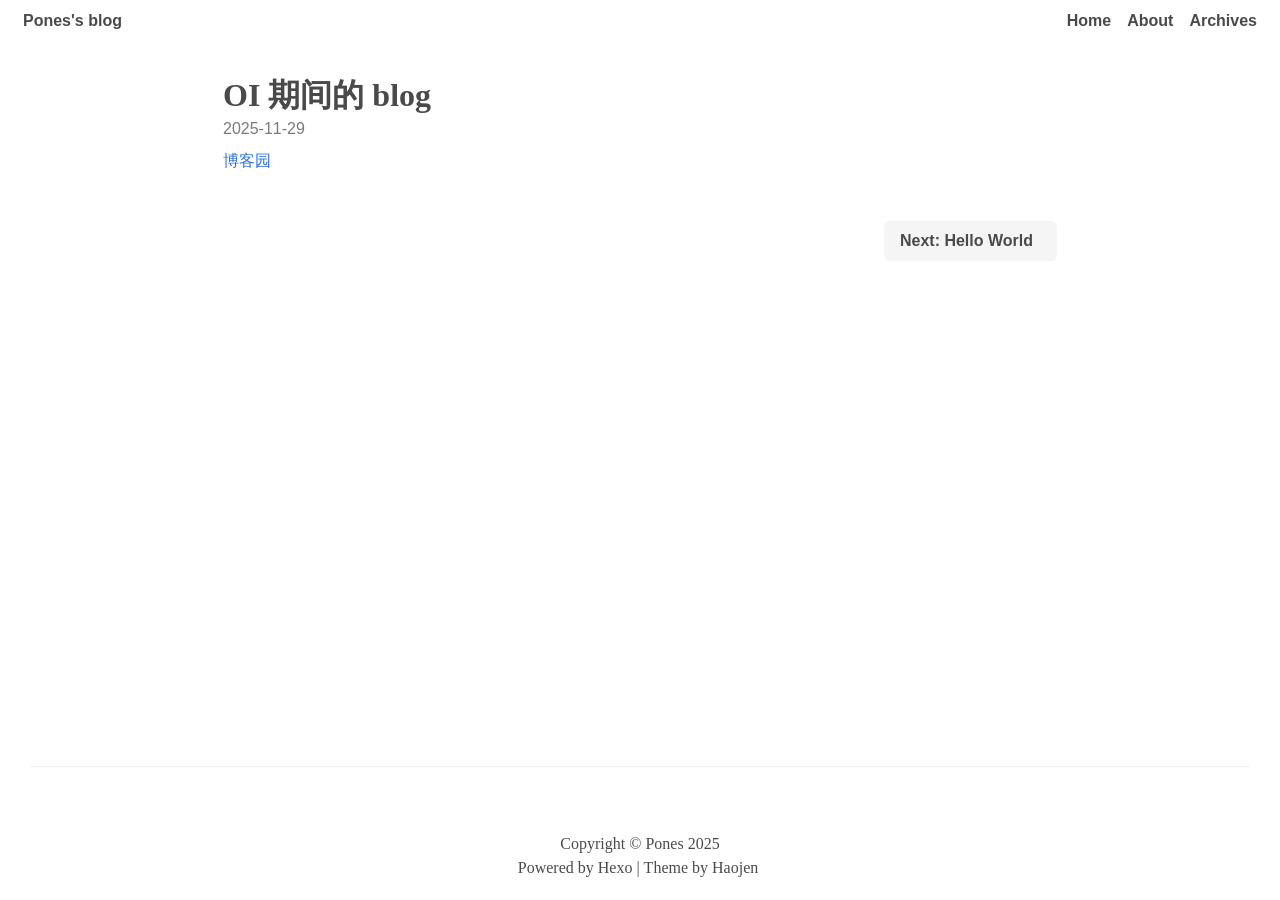
<file: 2025/11/29/OI-期间的-blog/index.html>
<!DOCTYPE html><html class="appearance-auto" lang="en"><head><meta charset="UTF-8"><title>OI 期间的 blog</title><meta name="description" content="哇原来这里还可以写东西"><meta name="viewport" content="width=device-width, minimum-scale=1.0, maximum-scale=1.0, user-scalable=no, initial-scale=1"><!-- Google Analytics --><!-- End Google Analytics -->
<!-- Baidu Analytics --><!-- End Baidu Analytics --><link rel="icon" href="/images/favicon.ico"><link rel="stylesheet" href="/style/common/bulma.css"><link rel="stylesheet" href="/style/base.css"><link rel="stylesheet" href="/style/common/helper.css"><script src="/js/common.js"></script><link rel="stylesheet" href="/style/post.css"><link rel="stylesheet" href="/style/themes/highlight-theme-light.css"><link rel="stylesheet" href="/style/common/jquery.fancybox.min.css"><script src="/js/highlight.pack.js"></script><meta name="description" content="博客园
"><meta name="generator" content="Hexo 8.1.1"><link rel="alternate" href="/atom.xml" title="Blog" type="application/atom+xml">
</head><body class="is-flex is-flex-direction-column"><header class="header-widget is-flex-shrink-0 is-hidden-mobile"><div class="container is-fullhd is-flex is-justify-content-space-between is-align-items-center is-full-height"><section class="is-hidden-mobile is-flex-shrink-0"><h2><a href="/">Pones's blog</a></h2></section><h3 class="is-hidden-mobile is-family-serif is-full-height is-flex is-align-items-center is-flex-shrink-0"><div class="is-full-height" id="postTopic"><p class="is-full-height is-flex-shrink-0 is-flex is-align-items-center is-justify-content-center">OI 期间的 blog</p><p class="is-full-height is-flex-shrink-0 is-flex is-align-items-center is-justify-content-center">Click back to the top</p></div></h3><aside class="is-flex-shrink-0"><h3 class="is-inline-block"><a href="/">Home</a></h3><h3 class="is-inline-block"><a href="/about">About</a></h3><h3 class="is-inline-block"><a href="/archives">Archives</a></h3></aside></div></header><header class="is-flex header-widget is-flex-shrink-0 is-align-items-center is-justify-content-center is-hidden-tablet"><h3 class="is-inline-block"><a href="/">Home</a></h3><h3 class="is-inline-block"><a href="/about">About</a></h3><h3 class="is-inline-block"><a href="/archives">Archives</a></h3></header><main><main class="container is-max-widescreen content section post-page pt-4 px-4"><div class="columns is-flex-desktop is-justify-content-center is-flex-direction-row-reverse"><div class="column is-3 is-hidden-mobile is-hidden"></div><div class="column is-9"><header class="my-4"></header><h1 class="mt-0 mb-1 is-family-serif" id="postTitle">OI 期间的 blog</h1><time class="has-text-grey" datetime="2025-11-29T14:41:42.000Z">2025-11-29</time><article class="mt-2 post-content"><p><a target="_blank" rel="noopener" href="https://www.cnblogs.com/PYD1">博客园</a></p>
</article><section class="jump-container is-flex is-justify-content-space-between my-6"><!-- em is empty placeholder--><em></em><a class="button is-default" href="/2025/11/27/hello-world/" title="Hello World"><span class="has-text-weight-semibold">Next: Hello World</span><i class="iconfont icon-next ml-2 has-text-grey"></i></a></section></div></div></main></main><footer class="is-flex is-flex-direction-column is-align-items-center is-flex-shrink-0 is-family-serif"><section class="sns-container"><a title="twitter" target="_blank" rel="noopener nofollow" href="//twitter.com/https://x.com/pyd966"><i class="iconfont icon-twitter"></i></a><!-- Github--><a title="github" target="_blank" rel="noopener nofollow" href="//github.com/pyd966"><i class="iconfont icon-github"></i></a><!-- Ins--><!-- RSS--><!-- 知乎--><a title="zhihu" target="_blank" rel="noopener nofollow" href="//zhihu.com/https://www.zhihu.com/people/pyd-62"><i class="iconfont icon-zhihu"></i></a><!-- 领英--><a title="linkedin" target="_blank" rel="noopener nofollow" href="//www.linkedin.com/in/https://www.linkedin.com/in/yiduo-pang-838659374/"><i class="iconfont icon-linkedin"></i></a><!-- 脸书--></section><p><span>Copyright ©</span><span> Pones 2025</span></p><div class="is-flex is-justify-content-center is-flex-wrap-wrap"><p>Powered by Hexo &verbar;&nbsp;</p><p class="is-flex is-justify-content-center"><a title="Hexo theme author" target="_blank" rel="noopener" href="//github.com/haojen">Theme by Haojen&nbsp;</a></p><div style="margin-top: 2px"><a class="github-button" title="github-button" target="_blank" rel="noopener" href="https://github.com/haojen/hexo-theme-Claudia" data-color-scheme="no-preference: light; light: light; dark: dark;" data-show-count="true"></a></div></div><div><span></span></div></footer><script async defer src="https://buttons.github.io/buttons.js"></script><script src="/js/jquery-3.6.1.min.js"></script><script src="/js/jquery-fancybox.min.js"></script><script src="/js/img_zoom.js"></script><script src="/js/post.js"></script></body></html>
</file>
<file: styles.css>
:root {
  color-scheme: light;
  --paper: #f4f1ea;
  --paper-soft: #ebe7de;
  --ink: #233128;
  --muted: #657068;
  --line: #cfcfc4;
  --accent: #55715e;
  --accent-soft: #dce4da;
  --warm: #be7458;
  --art-experience: #d8e2d8;
  --art-education: #e6d9ce;
  --art-awards: #ead9ae;
  --sans: "Inter", "Segoe UI", "Helvetica Neue", -apple-system, BlinkMacSystemFont, "Noto Sans SC", "PingFang SC", "Microsoft YaHei", Arial, sans-serif;
  --serif: "Inter", "Segoe UI", "Helvetica Neue", -apple-system, BlinkMacSystemFont, "Noto Sans SC", "PingFang SC", "Microsoft YaHei", Arial, sans-serif;
}

:root[data-theme="dark"] {
  color-scheme: dark;
  --paper: #141b17;
  --paper-soft: #202a24;
  --ink: #f1f4ed;
  --muted: #b7c1b9;
  --line: #435148;
  --accent: #b6d5bc;
  --accent-soft: #304538;
  --warm: #efaa8e;
  --art-experience: #293a30;
  --art-education: #3a2d2b;
  --art-awards: #413622;
}

@media (prefers-color-scheme: dark) {
  :root:not([data-theme="light"]) {
    color-scheme: dark;
    --paper: #141b17;
    --paper-soft: #202a24;
    --ink: #f1f4ed;
    --muted: #b7c1b9;
    --line: #435148;
    --accent: #b6d5bc;
    --accent-soft: #304538;
    --warm: #efaa8e;
    --art-experience: #293a30;
    --art-education: #3a2d2b;
    --art-awards: #413622;
  }
}

* {
  box-sizing: border-box;
}

html {
  scroll-behavior: smooth;
}

body {
  margin: 0;
  background: var(--paper);
  color: var(--ink);
  font-family: var(--sans);
  font-size: 16px;
  line-height: 1.7;
  text-rendering: optimizeLegibility;
  transition: background-color 180ms ease, color 180ms ease;
}

main,
h1,
h2,
h3,
h4,
p,
li,
strong,
time {
  color: var(--ink);
}

a {
  color: inherit;
  text-decoration-color: color-mix(in srgb, var(--accent), transparent 45%);
  text-decoration-thickness: 1px;
  text-underline-offset: 4px;
}

a:hover {
  color: var(--accent);
}

button,
a {
  -webkit-tap-highlight-color: transparent;
}

.wrap {
  width: min(1160px, calc(100% - 64px));
  margin-inline: auto;
}

.sr-only {
  position: absolute;
  width: 1px;
  height: 1px;
  padding: 0;
  margin: -1px;
  overflow: hidden;
  clip: rect(0, 0, 0, 0);
  white-space: nowrap;
  border: 0;
}

.skip-link {
  position: fixed;
  top: 16px;
  left: 16px;
  z-index: 20;
  padding: 8px 14px;
  background: var(--ink);
  color: var(--paper);
  transform: translateY(-160%);
}

.skip-link:focus {
  transform: translateY(0);
}

.site-header {
  min-height: 110px;
  display: flex;
  align-items: center;
  justify-content: space-between;
  border-bottom: 1px solid var(--line);
}

.wordmark {
  text-decoration: none;
}

.wordmark span {
  display: grid;
  width: 42px;
  height: 42px;
  place-items: center;
  border: 1px solid var(--ink);
  border-radius: 50%;
  font-family: var(--serif);
  font-size: 17px;
  line-height: 1;
  color: var(--ink);
}

.site-nav {
  display: flex;
  align-items: center;
  gap: clamp(18px, 2.6vw, 34px);
}

.site-nav a {
  color: var(--ink);
  font-size: 14px;
  font-weight: 500;
  text-decoration: none;
}

.site-nav a::after {
  display: block;
  width: 0;
  height: 1px;
  margin-top: -3px;
  background: var(--accent);
  content: "";
  transition: width 160ms ease;
}

.site-nav a:hover::after {
  width: 100%;
}

.site-nav .nav-blog {
  color: var(--accent);
  font-weight: 600;
}

.theme-toggle,
.menu-toggle {
  display: grid;
  padding: 0;
  border: 0;
  background: transparent;
  color: var(--ink);
  cursor: pointer;
  place-items: center;
}

.theme-toggle {
  width: 34px;
  height: 34px;
  border: 1px solid var(--line);
  border-radius: 50%;
}

.theme-toggle svg {
  width: 16px;
  fill: none;
  stroke: currentColor;
  stroke-linecap: round;
  stroke-linejoin: round;
  stroke-width: 1.6;
}

@media (prefers-color-scheme: dark) {
  :root:not([data-theme="light"]) .sun-icon {
    display: none;
  }

  :root:not([data-theme="light"]) .moon-icon {
    display: block;
  }
}

.moon-icon,
[data-theme="dark"] .sun-icon {
  display: none;
}

[data-theme="dark"] .moon-icon {
  display: block;
}

.menu-toggle {
  display: none;
}

.hero {
  display: grid;
  min-height: 680px;
  padding-block: 82px 96px;
  align-items: center;
  grid-template-columns: minmax(0, 1.25fr) minmax(280px, .62fr);
  gap: clamp(56px, 9vw, 128px);
}

.eyebrow {
  margin: 0 0 20px;
  color: var(--accent);
  font-size: 13px;
  font-weight: 500;
}

.section-index {
  margin: 0 0 20px;
  color: var(--accent);
  font-size: 12px;
  font-weight: 600;
}

h1,
h2,
h3,
p {
  margin-top: 0;
}

h1,
h2,
h3 {
  font-family: var(--serif);
  font-weight: 600;
  line-height: 1.12;
  letter-spacing: -0.018em;
  color: var(--ink);
}

h4,
.hero-lead {
  color: var(--ink);
}

h1 {
  max-width: 760px;
  margin-bottom: 24px;
  font-size: clamp(48px, 5.6vw, 72px);
}

.hero-name-native {
  margin: -13px 0 20px;
  color: var(--muted);
  font-size: 17px;
  line-height: 1.3;
}

h1 em {
  color: var(--accent);
  font-weight: 400;
  font-style: normal;
}

.hero-lead {
  max-width: 690px;
  margin-bottom: 24px;
  font-family: var(--sans);
  font-size: clamp(22px, 2.2vw, 28px);
  font-weight: 400;
  line-height: 1.3;
}

.hero-detail {
  max-width: 660px;
  margin-bottom: 34px;
  color: var(--muted);
  font-size: 17px;
}

.menu-toggle {
  color: var(--ink);
}

.hero-links,
.project-links {
  display: flex;
  flex-wrap: wrap;
  gap: 25px;
}

.hero-links a,
.project-links a,
.all-writing {
  color: var(--accent);
  font-size: 14px;
  font-weight: 600;
  text-decoration: none;
}

.hero-links a:hover,
.project-links a:hover,
.all-writing:hover {
  text-decoration: underline;
  text-underline-offset: 5px;
}

.hero-blog-link {
  display: flex;
  width: min(100%, 560px);
  padding: 17px 20px 18px;
  margin-top: 38px;
  border-left: 2px solid var(--accent);
  background: color-mix(in srgb, var(--accent-soft), transparent 18%);
  flex-direction: column;
  gap: 4px;
  text-decoration: none;
  transition: background-color 180ms ease, border-color 180ms ease;
}

.hero-blog-link:hover {
  border-color: var(--warm);
  background: var(--accent-soft);
}

.hero-blog-kicker,
.blog-feature-label p:last-child {
  color: var(--accent);
  font-size: 11px;
  font-weight: 600;
  letter-spacing: 0;
}

.hero-blog-title {
  font-family: var(--serif);
  font-size: 18px;
  font-weight: 600;
  line-height: 1.3;
}

.hero-blog-title span {
  color: var(--accent);
  font-family: var(--sans);
  font-size: 15px;
}

.portrait {
  position: relative;
  justify-self: end;
  width: min(100%, 370px);
}

.portrait::before {
  position: absolute;
  inset: 14px -14px -14px 14px;
  z-index: -1;
  border: 1px solid var(--line);
  content: "";
}

.portrait svg {
  display: block;
  width: 100%;
  background: var(--paper-soft);
  filter: saturate(.8);
}

.section {
  padding-block: 105px;
  border-top: 1px solid var(--line);
}

.section-heading {
  display: grid;
  margin-bottom: 58px;
  align-items: end;
  grid-template-columns: 120px 1fr 1.25fr;
  gap: 32px;
}

.section-heading .section-index {
  margin-bottom: 4px;
}

.section-heading h2 {
  margin: 0;
  font-size: clamp(40px, 4vw, 56px);
}

.section-heading > p:last-child,
.work-heading > p {
  max-width: 540px;
  margin: 0;
  color: var(--muted);
}

.news-list {
  margin-left: 152px;
  border-top: 1px solid var(--line);
}

.news-list article {
  display: grid;
  padding: 20px 4px;
  border-bottom: 1px solid var(--line);
  align-items: baseline;
  grid-template-columns: 130px 1fr;
  gap: 28px;
}

.news-list time,
.project-meta,
.timeline time {
  color: var(--muted);
  font-size: 12px;
}

.news-list p {
  margin: 0;
}

.empty-state {
  padding: 22px 4px;
  margin: 0;
  border-bottom: 1px solid var(--line);
  color: var(--muted);
  font-size: 14px;
}

.blog-feature {
  display: grid;
  padding-block: 42px;
  border-top: 1px solid var(--line);
  border-bottom: 1px solid var(--line);
  align-items: stretch;
  grid-template-columns: 120px minmax(0, 1.15fr) minmax(250px, .85fr);
  gap: 32px;
}

.blog-feature-label .section-index {
  margin-bottom: 18px;
}

.blog-feature-label p:last-child {
  margin: 0;
  color: var(--warm);
  writing-mode: vertical-rl;
  transform: rotate(180deg);
}

.blog-feature-main {
  max-width: 560px;
}

.blog-feature-main h2 {
  margin-bottom: 14px;
  font-size: clamp(29px, 2.8vw, 42px);
}

.blog-feature-main p {
  max-width: 500px;
  margin-bottom: 22px;
  color: var(--muted);
}

.blog-feature-link {
  color: var(--accent);
  font-size: 14px;
  font-weight: 600;
  text-decoration: none;
}

.blog-feature-link:hover {
  text-decoration: underline;
  text-underline-offset: 5px;
}

.blog-latest {
  position: relative;
  display: flex;
  min-height: 170px;
  padding: 25px 30px 25px 25px;
  border-left: 1px solid var(--line);
  background: var(--paper-soft);
  flex-direction: column;
  justify-content: space-between;
  text-decoration: none;
  transition: background-color 180ms ease;
}

.blog-latest:hover {
  background: var(--accent-soft);
}

.blog-latest-meta {
  color: var(--muted);
  font-size: 11px;
}

.blog-latest strong {
  max-width: 260px;
  font-family: var(--serif);
  font-size: 22px;
  font-weight: 500;
  line-height: 1.18;
}

.blog-latest-arrow {
  position: absolute;
  right: 25px;
  bottom: 23px;
  color: var(--accent);
  font-size: 20px;
}

.work-heading {
  grid-template-columns: 1fr 1.25fr;
}

.work-heading > div {
  display: grid;
  align-items: end;
  grid-template-columns: 120px 1fr;
  gap: 32px;
}

.project-list {
  display: grid;
  gap: 0;
}

.project-list > .empty-state {
  padding-block: 26px;
}

.project {
  display: grid;
  padding-block: 58px;
  border-top: 1px solid var(--line);
  align-items: center;
  grid-template-columns: 1.08fr .92fr;
  gap: clamp(46px, 7vw, 96px);
}

.project:last-child {
  border-bottom: 1px solid var(--line);
}

.project-reverse .project-visual {
  order: 2;
}

.project-visual {
  overflow: hidden;
  background: var(--paper-soft);
}

.project-visual svg {
  display: block;
  width: 100%;
  color: var(--ink);
  transition: transform 500ms cubic-bezier(.2, .8, .2, 1), filter 250ms ease;
}

.project:hover .project-visual svg {
  filter: saturate(1.08);
  transform: scale(1.025);
}

.project-meta {
  display: flex;
  margin-bottom: 18px;
  justify-content: space-between;
}

.project-copy h3 {
  margin-bottom: 8px;
  font-size: clamp(34px, 3.2vw, 47px);
}

.project-subtitle {
  margin-bottom: 22px;
  color: var(--ink);
  font-family: var(--sans);
  font-size: 18px;
  font-weight: 500;
  line-height: 1.35;
}

.project-copy > p:not(.project-subtitle) {
  color: var(--muted);
}

.tag-list {
  display: flex;
  padding: 0;
  margin: 28px 0;
  flex-wrap: wrap;
  gap: 8px;
  list-style: none;
}

.tag-list li {
  padding: 4px 10px;
  border: 1px solid var(--line);
  border-radius: 999px;
  color: var(--muted);
  font-size: 11px;
  letter-spacing: 0;
}

.background-section {
  padding-block: 105px 120px;
  border-bottom: 1px solid var(--line);
}

.background-heading {
  display: grid;
  margin-bottom: 58px;
  align-items: end;
  grid-template-columns: 120px 1fr 1.25fr;
  gap: 32px;
}

.background-heading .section-index {
  margin-bottom: 4px;
}

.background-heading h2 {
  margin: 0;
  font-size: clamp(40px, 4vw, 56px);
}

.background-heading > p:last-child {
  max-width: 540px;
  margin: 0;
  color: var(--muted);
}

.background-card-grid {
  display: grid;
  gap: 28px;
}

.background-card {
  position: relative;
  display: grid;
  min-width: 0;
  padding: 0;
  border: 1px solid var(--line);
  background: var(--paper-soft);
  grid-template-columns: minmax(280px, .72fr) minmax(0, 1.28fr);
  box-shadow: 0 14px 32px rgba(35, 49, 40, .06);
  transition: background-color 180ms ease, transform 180ms ease, box-shadow 180ms ease;
}

.background-card::before {
  position: absolute;
  top: -1px;
  right: 28px;
  left: 28px;
  height: 3px;
  background: var(--accent);
  content: "";
}

.background-card:hover {
  background: color-mix(in srgb, var(--paper-soft), var(--accent-soft) 24%);
  box-shadow: 0 18px 38px rgba(35, 49, 40, .1);
  transform: translateY(-1px);
}

.education-card::before {
  background: var(--warm);
}

.awards-card::before {
  background: #d19a4f;
}

.education-card .background-card-art {
  order: 2;
}

.education-card .background-card-content {
  order: 1;
}

.background-card-art {
  position: relative;
  min-height: 100%;
  overflow: hidden;
  background: var(--accent-soft);
}

.experience-art {
  background: var(--art-experience);
}

.education-art {
  background: var(--art-education);
}

.awards-art {
  background: var(--art-awards);
}

.art-label,
.art-caption {
  position: absolute;
  z-index: 1;
  color: var(--ink);
  font-size: 11px;
  font-weight: 500;
}

.art-label {
  top: 26px;
  left: 28px;
}

.art-caption {
  bottom: 25px;
  left: 28px;
  color: var(--muted);
  font-size: 10px;
}

.art-route {
  position: absolute;
  height: 2px;
  background: var(--accent);
  transform-origin: left center;
}

.art-route-one {
  top: 44%;
  left: 22%;
  width: 58%;
  transform: rotate(-20deg);
}

.art-route-two {
  top: 44%;
  left: 22%;
  width: 64%;
  opacity: .45;
  transform: rotate(24deg);
}

.art-node {
  position: absolute;
  display: grid;
  width: 48px;
  height: 48px;
  border: 2px solid var(--accent);
  border-radius: 50%;
  background: var(--paper);
  color: var(--ink);
  font-family: var(--serif);
  font-size: 17px;
  place-items: center;
}

.art-node-one { top: 32%; left: 17%; }
.art-node-two { top: 25%; right: 18%; width: 70px; height: 70px; background: #f0bd70; color: #344c40; }
.art-node-three { right: 20%; bottom: 26%; width: 36px; height: 36px; background: #bf765b; color: #f4f1ea; }

.edu-arch {
  position: absolute;
  top: 26%;
  left: 17%;
  width: 68%;
  height: 48%;
  border: 2px solid var(--warm);
  border-bottom: 0;
  border-radius: 160px 160px 0 0;
}

.edu-page {
  position: absolute;
  width: 35%;
  height: 45%;
  border: 2px solid var(--accent);
  background: var(--paper);
}

.edu-page-one { top: 34%; left: 29%; transform: rotate(-8deg); }
.edu-page-two { top: 32%; left: 41%; transform: rotate(8deg); }

.edu-dot {
  position: absolute;
  width: 11px;
  height: 11px;
  border-radius: 50%;
  background: var(--warm);
}

.edu-dot-one { top: 23%; left: 18%; }
.edu-dot-two { top: 20%; right: 22%; background: var(--accent); }
.edu-dot-three { right: 17%; bottom: 26%; background: #e0ae59; }

.award-ribbon {
  position: absolute;
  top: 35%;
  width: 22%;
  height: 47%;
  background: var(--warm);
  clip-path: polygon(0 0, 100% 0, 72% 100%, 50% 82%, 28% 100%);
}

.award-ribbon-one { left: 26%; transform: rotate(-18deg); }
.award-ribbon-two { right: 25%; background: var(--accent); transform: rotate(18deg); }

.award-medal {
  position: absolute;
  top: 28%;
  left: calc(50% - 48px);
  display: grid;
  width: 96px;
  height: 96px;
  border: 5px solid #f2c777;
  border-radius: 50%;
  background: var(--ink);
  box-shadow: 0 0 0 9px rgba(244, 241, 234, .72);
  place-items: center;
}

.award-medal span {
  color: #f2c777;
  font-size: 32px;
}

.background-card-content {
  min-width: 0;
  padding: 31px 38px 34px;
}

.background-card-top {
  display: flex;
  margin-bottom: 24px;
  align-items: flex-start;
  justify-content: space-between;
}

.background-card-number {
  color: var(--accent);
  font-family: var(--serif);
  font-size: 36px;
  line-height: 1;
}

.education-card .background-card-number {
  color: var(--warm);
}

.awards-card .background-card-number {
  color: #b37d32;
}

.background-card-kicker {
  margin-top: 4px;
  color: var(--muted);
  font-size: 11px;
  font-weight: 500;
}

.background-card h3 {
  margin: 0;
  font-size: clamp(36px, 3.1vw, 49px);
  letter-spacing: 0;
}

.background-card-intro {
  max-width: 540px;
  margin: 14px 0 25px;
  color: var(--muted);
  font-size: 14px;
}

.background-card-list {
  border-top: 1px solid var(--line);
}

.background-entry {
  padding: 21px 0 22px;
  border-bottom: 1px solid var(--line);
}

.entry-meta {
  display: flex;
  margin-bottom: 10px;
  align-items: center;
  justify-content: space-between;
  gap: 12px;
}

.entry-meta time,
.entry-meta > span,
.education-year,
.award-entry time {
  color: var(--muted);
  font-size: 10px;
  font-weight: 500;
}

.entry-meta > span {
  color: var(--accent);
}

.background-entry h4,
.education-entry h4,
.award-entry h4 {
  margin: 0;
  font-family: var(--serif);
  font-size: 21px;
  font-weight: 500;
  line-height: 1.2;
}

.background-entry p,
.education-entry > div:last-child > p:not(.entry-kicker),
.award-entry p {
  margin: 5px 0 0;
  color: var(--muted);
  font-size: 13px;
}

.background-entry small {
  display: block;
  margin-top: 10px;
  color: var(--muted);
  font-size: 12px;
  line-height: 1.5;
}

.education-entry {
  display: grid;
  padding: 25px 0 26px;
  border-bottom: 1px solid var(--line);
  grid-template-columns: 54px 1fr;
  gap: 17px;
}

.education-year {
  padding-top: 2px;
  color: var(--warm);
  font-family: var(--serif);
  font-size: 23px;
  line-height: .9;
}

.education-year strong,
.education-year span {
  display: block;
}

.education-year span {
  padding-top: 5px;
  color: var(--muted);
  font-family: var(--sans);
  font-size: 10px;
}

.education-year-word {
  padding-top: 5px;
  font-family: var(--sans);
  font-size: 11px;
  line-height: 1;
}

.entry-kicker {
  margin: 0 0 9px;
  color: var(--warm);
  font-size: 10px;
  font-weight: 600;
}

.mini-tags {
  display: flex;
  padding: 0;
  margin: 15px 0 0;
  flex-wrap: wrap;
  gap: 6px 13px;
  list-style: none;
}

.mini-tags li {
  color: var(--muted);
  font-size: 11px;
}

.mini-tags li::before {
  margin-right: 5px;
  color: var(--warm);
  content: "+";
}

.award-entry {
  display: grid;
  padding: 25px 0 26px;
  border-bottom: 1px solid var(--line);
  grid-template-columns: 34px 1fr;
  gap: 15px;
}

.award-entry-mark {
  display: grid;
  width: 26px;
  height: 26px;
  border: 1px solid #d8a04d;
  border-radius: 50%;
  color: #d8a04d;
  font-family: var(--serif);
  font-size: 14px;
  place-items: center;
}

.award-entry h4 {
  font-size: 20px;
}

.site-footer {
  display: flex;
  min-height: 130px;
  padding-block: 30px;
  align-items: center;
  justify-content: space-between;
  gap: 30px;
  color: var(--muted);
  font-size: 13px;
}

.site-footer p {
  margin: 0;
}

.reveal {
  opacity: 0;
  transform: translateY(18px);
  transition: opacity 600ms ease, transform 600ms ease;
}

.reveal.is-visible {
  opacity: 1;
  transform: none;
}

@media (prefers-reduced-motion: reduce) {
  html {
    scroll-behavior: auto;
  }

  *,
  *::before,
  *::after {
    scroll-behavior: auto !important;
    transition-duration: .01ms !important;
  }

  .reveal {
    opacity: 1;
    transform: none;
  }
}

@media (max-width: 900px) {
  .hero {
    min-height: auto;
    padding-block: 72px 90px;
    grid-template-columns: 1fr minmax(220px, .46fr);
    gap: 48px;
  }

  .section-heading {
    grid-template-columns: 70px 1fr;
  }

  .section-heading > p:last-child {
    grid-column: 2;
  }

  .news-list {
    margin-left: 102px;
  }

  .work-heading {
    grid-template-columns: 1fr;
  }

  .work-heading > div {
    grid-template-columns: 70px 1fr;
  }

  .work-heading > p {
    margin-left: 102px;
  }

  .blog-feature {
    grid-template-columns: 70px 1fr 270px;
  }

  .background-heading {
    grid-template-columns: 70px 1fr;
  }

  .background-heading > p:last-child {
    grid-column: 2;
  }

  .background-card-grid {
    gap: 24px;
  }

  .background-card {
    grid-template-columns: minmax(220px, .64fr) minmax(0, 1.36fr);
  }

  .background-card-content {
    padding: 28px 30px 31px;
  }

  .project,
  .project.project-reverse {
    grid-template-columns: 1fr;
    gap: 36px;
  }

  .project-reverse .project-visual {
    order: 0;
  }
}

@media (max-width: 720px) {
  .wrap {
    width: min(100% - 36px, 620px);
  }

  .site-header {
    position: relative;
    min-height: 86px;
  }

  .menu-toggle {
    display: flex;
    width: 40px;
    height: 40px;
    flex-direction: column;
    gap: 6px;
  }

  .menu-toggle > span:not(.sr-only) {
    width: 24px;
    height: 1px;
    background: currentColor;
    transition: transform 160ms ease;
  }

  .menu-toggle[aria-expanded="true"] > span:nth-child(2) {
    transform: translateY(3.5px) rotate(45deg);
  }

  .menu-toggle[aria-expanded="true"] > span:nth-child(3) {
    transform: translateY(-3.5px) rotate(-45deg);
  }

  .site-nav {
    position: absolute;
    top: calc(100% + 1px);
    right: 0;
    left: 0;
    z-index: 10;
    display: none;
    padding: 22px 0 28px;
    border-bottom: 1px solid var(--line);
    background: var(--paper);
    flex-direction: column;
    align-items: flex-start;
    gap: 15px;
  }

  .site-nav.is-open {
    display: flex;
  }

  .theme-toggle {
    position: absolute;
    right: 0;
    bottom: 25px;
  }

  .hero {
    display: flex;
    padding-block: 60px 78px;
    flex-direction: column-reverse;
    align-items: stretch;
  }

  .portrait {
    justify-self: auto;
    width: min(74vw, 320px);
  }

  h1 {
    margin-bottom: 24px;
    font-size: clamp(50px, 15vw, 70px);
  }

  .section,
  .background-section {
    padding-block: 78px;
  }

  .section-heading,
  .work-heading > div {
    display: block;
    margin-bottom: 38px;
  }

  .section-heading .section-index {
    margin-bottom: 12px;
  }

  .section-heading > p:last-child,
  .work-heading > p {
    margin: 20px 0 0;
  }

  .news-list {
    margin-left: 0;
  }

  .news-list article {
    grid-template-columns: 92px 1fr;
    gap: 18px;
  }

  .project {
    padding-block: 42px;
  }

  .background-section {
    padding-block: 78px;
  }

  .background-heading {
    display: block;
    margin-bottom: 38px;
  }

  .background-heading .section-index {
    margin-bottom: 12px;
  }

  .background-heading > p:last-child {
    margin-top: 20px;
  }

  .background-card-grid {
    grid-template-columns: 1fr;
    gap: 34px;
  }

  .background-card {
    grid-template-columns: 1fr;
  }

  .background-card-art {
    min-height: 225px;
  }

  .education-card .background-card-art {
    order: 0;
  }

  .education-card .background-card-content {
    order: 1;
  }

  .background-card-content {
    padding: 25px 22px 27px;
  }

  .background-card-intro {
    min-height: auto;
  }

  .site-footer {
    align-items: flex-start;
    flex-direction: column;
    justify-content: center;
    gap: 4px;
  }
}

@media (max-width: 450px) {
  .hero-lead {
    font-size: 22px;
  }

  .news-list article {
    display: block;
  }

  .news-list time {
    display: block;
    margin-bottom: 6px;
  }

  .project-copy h3 {
    font-size: 36px;
  }

  .timeline li {
    display: block;
  }

  .timeline time {
    display: block;
    margin-top: 10px;
  }
}

/* Background: a quieter, CV-like treatment for the long-form details. */
.background-simple {
  border-top: 1px solid var(--line);
}

.cv-section {
  position: relative;
  padding: 56px 0 60px;
  border-bottom: 1px solid var(--line);
}

.cv-section-heading {
  position: relative;
  display: grid;
  padding-bottom: 25px;
  margin-bottom: 0;
  align-items: end;
  grid-template-columns: 88px minmax(210px, .8fr) 1fr;
  gap: 30px;
  border-bottom: 1px solid var(--line);
}

.cv-section-heading::after {
  position: absolute;
  bottom: -2px;
  left: 0;
  width: 44px;
  height: 3px;
  background: var(--accent);
  content: "";
}

.cv-section-number {
  display: grid;
  width: 34px;
  height: 34px;
  align-self: start;
  border: 1px solid var(--accent);
  border-radius: 2px;
  place-items: center;
  color: var(--accent);
  font-size: 12px;
  font-weight: 600;
  letter-spacing: .08em;
}

.cv-section-heading h3 {
  margin: 0;
  font-size: clamp(34px, 3.4vw, 46px);
}

.cv-section-heading > p {
  max-width: 470px;
  margin: 0 0 4px;
  padding-left: 16px;
  border-left: 1px solid var(--accent);
  color: var(--muted);
  font-size: 14px;
}

.cv-rows {
  border-top: 0;
}

.cv-row {
  display: grid;
  padding: 25px 14px 27px;
  margin-inline: -14px;
  border-bottom: 1px solid var(--line);
  grid-template-columns: 150px minmax(0, 1fr);
  gap: 30px;
  transition: background-color 180ms ease;
}

.cv-row:hover,
.cv-award-row:hover {
  background: color-mix(in srgb, var(--accent-soft), transparent 68%);
}

.cv-row > time,
.cv-award-row > time {
  padding-top: 4px;
  color: var(--muted);
  font-size: 12px;
}

.cv-row-label {
  margin: 0 0 7px;
  color: var(--accent) !important;
  font-size: 12px !important;
  font-weight: 600;
  letter-spacing: .04em;
  text-transform: uppercase;
}

.cv-row-label::before {
  display: inline-block;
  width: 18px;
  height: 1px;
  margin: 0 9px 3px 0;
  background: var(--accent);
  content: "";
}

.cv-row h4,
.cv-award-row h4 {
  margin: 0;
  font-family: var(--serif);
  font-size: 22px;
  font-weight: 500;
  line-height: 1.2;
}

.cv-row > div > p:not(.cv-row-label),
.cv-award-row p {
  margin: 6px 0 0;
  color: var(--muted);
  font-size: 14px;
}

.cv-row small {
  display: block;
  max-width: 660px;
  margin-top: 12px;
  color: var(--muted);
  font-size: 13px;
  line-height: 1.55;
}

.cv-award-list {
  border-top: 0;
}

.cv-award-row {
  display: grid;
  padding: 25px 14px 27px;
  margin-inline: -14px;
  border-bottom: 1px solid var(--line);
  grid-template-columns: 150px minmax(0, 1fr);
  gap: 30px;
  transition: background-color 180ms ease;
}

@media (max-width: 720px) {
  .cv-section {
    padding: 42px 0 46px;
  }

  .cv-section-heading {
    display: block;
    padding-bottom: 22px;
  }

  .cv-section-number {
    display: block;
    margin-bottom: 15px;
    text-align: center;
  }

  .cv-section-heading > p {
    margin-top: 14px;
  }

  .cv-row,
  .cv-award-row {
    display: block;
    padding: 22px 14px 24px;
  }

  .cv-row > time,
  .cv-award-row > time {
    display: block;
    padding: 0;
    margin-bottom: 10px;
  }
}
</file>
<file: style/base.css>
@import url("//at.alicdn.com/t/font_2266068_otkvzqnxk0g.css");
:root.appearance-light {
  --primary-bg-color: #fff;
  --second-bg-color: #fff;
  --third-bg-color: #f5f5f5;
  --primary-text-color: #4a4a4a;
  --second-text-color: #4a4a4a;
  --top-bar-bg-color: rgba(255, 255, 255, 0.8);
  --border-line-color-2: rgba(0, 0, 0, 0.03);
  --border-line-color: rgba(0, 0, 0, 0.05);
  --blockquote-border-color: #dbdbdb;
  --table-border-color: #dbdbdb;
  --pre-code-bg-color: #f5f5f573;
  --skeleton-bg-color: #f5f5f5;
  --skeleton-flash-color: 0.5;
  --avatar-border-color: #fff;
}

:root.appearance-dark {
  --primary-bg-color: #181818;
  --second-bg-color: #212121;
  --third-bg-color: #ffffff14;
  --primary-text-color: #fff;
  --second-text-color: #aaa;
  --border-line-color: rgba(255, 255, 255, 0.05);
  --border-line-color-2: rgba(255, 255, 255, 0.02);
  --top-bar-bg-color: rgba(24, 24, 24, 0.8);
  --blockquote-border-color: #aaa;
  --table-border-color: #aaa;
  --pre-code-bg-color: #ffffff03;
  --skeleton-bg-color: #2b2b2b;
  --skeleton-flash-color: 0.05;
  --avatar-border-color: rgba(255, 255, 255, 0.05);
}

:root.appearance-auto {
  --primary-bg-color: #fff;
  --second-bg-color: #fff;
  --third-bg-color: #f5f5f5;
  --primary-text-color: #4a4a4a;
  --second-text-color: #4a4a4a;
  --top-bar-bg-color: rgba(255, 255, 255, 0.8);
  --border-line-color-2: rgba(0, 0, 0, 0.03);
  --border-line-color: rgba(0, 0, 0, 0.05);
  --blockquote-border-color: #dbdbdb;
  --table-border-color: #dbdbdb;
  --pre-code-bg-color: #f5f5f573;
  --skeleton-bg-color: #f5f5f5;
  --skeleton-flash-color: 0.5;
  --avatar-border-color: #fff;
}
@media (prefers-color-scheme: dark) {
  :root.appearance-auto {
    --primary-bg-color: #181818;
    --second-bg-color: #212121;
    --third-bg-color: #ffffff14;
    --primary-text-color: #fff;
    --second-text-color: #aaa;
    --border-line-color: rgba(255, 255, 255, 0.05);
    --border-line-color-2: rgba(255, 255, 255, 0.02);
    --top-bar-bg-color: rgba(24, 24, 24, 0.8);
    --blockquote-border-color: #aaa;
    --table-border-color: #aaa;
    --pre-code-bg-color: #ffffff03;
    --skeleton-bg-color: #2b2b2b;
    --skeleton-flash-color: 0.05;
    --avatar-border-color: rgba(255, 255, 255, 0.05);
  }
}

:root {
  --backdropFilter: 20px;
  --borderRadius: 6px;
  --activeColor: #3273dc;
  --boxShadow: 0 6px 30px -10px rgba(0, 0, 0, .1);
}
:root.appearance-dark, :root.appearance-auto, :root.appearance-light {
  background: var(--primary-bg-color);
}
:root.appearance-dark h1, :root.appearance-dark h2, :root.appearance-dark h3, :root.appearance-dark h4, :root.appearance-dark h5, :root.appearance-dark h6, :root.appearance-auto h1, :root.appearance-auto h2, :root.appearance-auto h3, :root.appearance-auto h4, :root.appearance-auto h5, :root.appearance-auto h6, :root.appearance-light h1, :root.appearance-light h2, :root.appearance-light h3, :root.appearance-light h4, :root.appearance-light h5, :root.appearance-light h6 {
  color: var(--primary-text-color) !important;
}
:root.appearance-dark hr, :root.appearance-auto hr, :root.appearance-light hr {
  background: var(--third-bg-color);
}
:root.appearance-dark p, :root.appearance-dark strong, :root.appearance-dark dl, :root.appearance-dark ul, :root.appearance-dark ol, :root.appearance-dark cite, :root.appearance-auto p, :root.appearance-auto strong, :root.appearance-auto dl, :root.appearance-auto ul, :root.appearance-auto ol, :root.appearance-auto cite, :root.appearance-light p, :root.appearance-light strong, :root.appearance-light dl, :root.appearance-light ul, :root.appearance-light ol, :root.appearance-light cite {
  color: var(--second-text-color);
}
:root.appearance-dark .post-container span, :root.appearance-dark .about-page span, :root.appearance-auto .post-container span, :root.appearance-auto .about-page span, :root.appearance-light .post-container span, :root.appearance-light .about-page span {
  color: var(--second-text-color);
}
:root.appearance-dark .content blockquote, :root.appearance-auto .content blockquote, :root.appearance-light .content blockquote {
  background: var(--third-bg-color);
  border-color: var(--blockquote-border-color);
}
:root.appearance-dark .content table th, :root.appearance-dark .content table tr, :root.appearance-dark .content table td, :root.appearance-auto .content table th, :root.appearance-auto .content table tr, :root.appearance-auto .content table td, :root.appearance-light .content table th, :root.appearance-light .content table tr, :root.appearance-light .content table td {
  border-color: var(--table-border-color);
  color: var(--second-text-color) !important;
}

:root body {
  margin: 0;
  height: 100vh;
  padding-top: 45px;
}
:root body a {
  color: inherit;
}
:root body a:hover, :root body a:hover .iconfont {
  text-decoration: none;
  color: #3273dc !important;
}
:root body .tag.post-item-tag {
  margin-right: 5px;
  font-weight: bold;
  color: darkorange;
  font-style: normal;
  border-radius: 10px;
  background: transparent;
  border: 2px solid darkorange;
}
:root body .button.is-default {
  height: 40px;
  border: none;
  border-radius: 6px;
  color: var(--second-text-color);
  background: var(--third-bg-color);
}
:root body > main {
  flex-grow: 2;
  flex-basis: 0;
}
:root body > footer {
  margin: 0 30px;
  padding: 20px 0;
  border-top: 1px solid rgba(0, 0, 0, 0.05);
}
:root body > footer .sns-container .iconfont {
  margin: 0 5px;
  font-size: 30px;
}

.header-widget {
  position: fixed;
  top: 0;
  left: 0;
  z-index: 100;
  overflow: hidden;
  width: 100vw;
  height: 42px;
  padding: 0 15px;
  backdrop-filter: saturate(180%) blur(20px);
  -webkit-backdrop-filter: saturate(180%) blur(20px);
  background: var(--top-bar-bg-color);
}
.header-widget a {
  margin: 0 8px;
  font-weight: bold;
  color: var(--primary-text-color);
}
.header-widget h3 {
  font-weight: bold;
}
</file>
<file: style/common/helper.css>
.debug {
  border: 1px solid red;
}

.is-family-serif {
  font-family: serif;
}

.is-full-width {
  width: 100%;
}

.is-full-height {
  height: 100%;
}

.js-img-fadeIn {
  opacity: 0;
  will-change: opacity;
}

.skeleton {
  position: relative;
  overflow: hidden;
}
.skeleton::before {
  will-change: transform;
  position: absolute;
  top: 0;
  width: 100%;
  height: 100%;
  content: "";
  z-index: 100;
  animation: skeleton-ani 1s ease infinite;
  background: linear-gradient(120deg, hsla(0, 0%, 100%, 0) 30%, hsla(0, 0%, 100%, var(--skeleton-flash-color)) 50%, hsla(0, 0%, 100%, 0) 70%);
}
.skeleton::after {
  content: "";
  position: absolute;
  left: 0;
  top: 0;
  z-index: 10;
  width: 100%;
  height: 100%;
  background: var(--skeleton-bg-color);
}
@keyframes skeleton-ani {
  0% {
    transform: translateX(-100%);
  }
  to {
    transform: translateX(100%);
  }
}
</file>
<file: style/widget-post-list.css>
@charset "UTF-8";
.post-container .post-item-card {
  margin-bottom: 15px;
  overflow: hidden;
  box-shadow: 0 6px 30px -10px rgba(0, 0, 0, 0.1);
  border-radius: 6px;
  background: var(--second-bg-color);
  border: 1px solid var(--border-line-color-2);
}
.post-container .post-item-card > header {
  overflow: hidden;
  z-index: 1;
  border-top-left-radius: 6px;
  border-top-right-radius: 6px;
}
.post-container .post-item-card > header .post-cover-backdrop {
  position: absolute;
  z-index: 1;
  width: 100%;
}
.post-container .post-item-card > header .post-cover-backdrop img {
  width: 100%;
  height: 360px;
  object-fit: cover;
  transform: scale(1.2);
  filter: blur(20px);
}
.post-container .post-item-card > header .post-cover-link {
  position: relative;
  z-index: 2;
  width: 100%;
  font-size: 0;
}
.post-container .post-item-card > header .post-cover-img {
  max-height: 360px;
  box-shadow: 0 0 15px rgba(0, 0, 0, 0.1);
  will-change: transform;
  transition: transform 500ms;
}
.post-container .post-item-card > header:hover .post-cover-img {
  transform: scale(1.04);
}
.post-container .post-item-card .post-card-content {
  word-break: break-word;
}
.post-container .post-item-card .post-card-content time {
  font-size: 14px;
}
.post-container .aside-card-container {
  padding: 10px;
  margin-bottom: 15px;
  box-shadow: 0 6px 30px -10px rgba(0, 0, 0, 0.1);
  border-radius: 6px;
  background: var(--second-bg-color);
  border: 1px solid var(--border-line-color-2);
}
.post-container .categories-widget h3,
.post-container .archives-widget h3,
.post-container .recent-widget h3,
.post-container .friend-widget h3,
.post-container .tag-widget h3 {
  font-weight: bold;
  margin-bottom: 10px;
}
.post-container .categories-widget .category-list .category-list-item,
.post-container .categories-widget .archive-list .archive-list-item,
.post-container .archives-widget .category-list .category-list-item,
.post-container .archives-widget .archive-list .archive-list-item,
.post-container .recent-widget .category-list .category-list-item,
.post-container .recent-widget .archive-list .archive-list-item,
.post-container .friend-widget .category-list .category-list-item,
.post-container .friend-widget .archive-list .archive-list-item,
.post-container .tag-widget .category-list .category-list-item,
.post-container .tag-widget .archive-list .archive-list-item {
  display: flex;
  align-items: center;
  justify-content: space-between;
  margin-bottom: 5px;
  color: var(--second-text-color);
}
.post-container .categories-widget .category-list .category-list-item .category-list-count,
.post-container .categories-widget .category-list .category-list-item .archive-list-count,
.post-container .categories-widget .archive-list .archive-list-item .category-list-count,
.post-container .categories-widget .archive-list .archive-list-item .archive-list-count,
.post-container .archives-widget .category-list .category-list-item .category-list-count,
.post-container .archives-widget .category-list .category-list-item .archive-list-count,
.post-container .archives-widget .archive-list .archive-list-item .category-list-count,
.post-container .archives-widget .archive-list .archive-list-item .archive-list-count,
.post-container .recent-widget .category-list .category-list-item .category-list-count,
.post-container .recent-widget .category-list .category-list-item .archive-list-count,
.post-container .recent-widget .archive-list .archive-list-item .category-list-count,
.post-container .recent-widget .archive-list .archive-list-item .archive-list-count,
.post-container .friend-widget .category-list .category-list-item .category-list-count,
.post-container .friend-widget .category-list .category-list-item .archive-list-count,
.post-container .friend-widget .archive-list .archive-list-item .category-list-count,
.post-container .friend-widget .archive-list .archive-list-item .archive-list-count,
.post-container .tag-widget .category-list .category-list-item .category-list-count,
.post-container .tag-widget .category-list .category-list-item .archive-list-count,
.post-container .tag-widget .archive-list .archive-list-item .category-list-count,
.post-container .tag-widget .archive-list .archive-list-item .archive-list-count {
  padding: 0 12px;
  border-radius: 11px;
  background: var(--third-bg-color);
}
.post-container .profile-widget {
  min-height: 300px;
  padding-bottom: 0;
}
.post-container .profile-widget img {
  object-fit: cover;
}
.post-container .profile-widget .avatar {
  position: relative;
  width: 180px;
  height: 180px;
  margin-top: 10px;
  z-index: 1;
  border-radius: 50%;
  box-shadow: 0 0 10px rgba(0, 0, 0, 0.08);
  border: 7px solid var(--avatar-border-color);
}
.post-container .profile-widget .avatar-placeholder:after {
  content: "\e62a";
  font-size: 80px;
  font-family: iconfont;
  position: absolute;
  top: 50%;
  left: 50%;
  z-index: 1;
  transform: translate(-50%, -50%);
}
.post-container .profile-widget .user-name {
  font-size: 18px;
  font-weight: bold;
  margin: 15px 0 2px;
}
.post-container .profile-widget blockquote:before {
  content: "“";
  margin-right: 5px;
  vertical-align: middle;
}
.post-container .profile-widget blockquote:after {
  content: "”";
  margin-left: 5px;
  vertical-align: bottom;
}
.post-container .profile-widget blockquote:before,
.post-container .profile-widget blockquote:after {
  line-height: 0;
  font-size: 32px;
  color: #585858;
  font-family: sans-serif;
}
.post-container .profile-widget address {
  margin-top: 14px;
  font-style: normal;
}
.post-container .profile-widget .sns-container {
  overflow: auto;
  padding: 5px 0;
  margin-top: 15px;
  border-top: 1px solid var(--border-line-color);
}
.post-container .profile-widget .sns-container i {
  margin: 0 8px;
  font-size: 30px;
}
.post-container .recent-widget ul li {
  margin-bottom: 15px;
}
.post-container .recent-widget ul li:last-child section {
  border-bottom: none;
}
.post-container .recent-widget img, .post-container .recent-widget .post-img-placeholder {
  width: 50px;
  height: 50px;
  margin-right: 5px;
  object-fit: cover;
  border-radius: 6px;
}
.post-container .recent-widget section {
  border-bottom: 1px solid var(--border-line-color);
}
.post-container .recent-widget section h4 {
  font-size: 14px;
  line-height: 20px;
  font-weight: bold;
}
.post-container .recent-widget section time {
  font-size: 12px;
}
.post-container .archives-widget > section {
  overflow: auto;
  max-height: 45vh;
}
.post-container .archives-widget.is-in-archive-page > section {
  max-height: 80vh;
}
.post-container .tag-widget > section {
  overflow: auto;
  max-height: 30vh;
}
.post-container .tag-widget.is-in-tag-page > section {
  max-height: 80vh;
}
.post-container .category-page > section {
  overflow: auto;
  max-height: 40vh;
}
.post-container .category-page.categories-widget > section {
  max-height: 80vh;
}
.post-container .paginator .page-number,
.post-container .paginator .extend {
  padding: 2px 15px;
  margin: 0 5px 10px;
  border-radius: 6px;
  color: var(--second-text-color);
  background: var(--third-bg-color);
}
.post-container .paginator .page-number.current,
.post-container .paginator .extend.current {
  color: #fff !important;
  background: #3273dc;
}
</file>
<file: style/post.css>
#postTopic {
  cursor: pointer;
  will-change: transform;
  transform: translateY(100%);
}
#postTopic p {
  color: var(--primary-text-color);
}
#postTopic.is-show-scrollToTop-tips {
  transition: transform 300ms linear 300ms;
  transform: translateY(-100%);
}
#postTopic.is-flash-scrollToTop-tips {
  transition: transform 300ms linear 900ms;
  transform: translateY(0);
}
#postTopic.is-switch-post-title {
  transition: none;
  transform: translateY(0);
}
#postTopic.is-show-post-title {
  transition: transform 300ms linear;
  transform: translateY(0);
}
#postTopic.is-hidden-topic-bar {
  transition: transform 100ms linear;
  transform: translateY(100%);
}
#postTopic.immediately-show {
  transition: none;
  transform: translateY(0);
}

.post-page .post-content code {
  border-radius: 4px;
  background: var(--third-bg-color);
}
.post-page .post-content pre {
  padding: 0;
  background: transparent;
}
.post-page .post-content pre code {
  padding: 15px;
  border: 1px solid var(--border-line-color);
  background: var(--pre-code-bg-color);
}
.post-page .post-content .hljs {
  color: var(--second-text-color);
}
.post-page .post-content img {
  display: block;
  margin: 0 auto;
  max-height: 500px;
  border-radius: 6px;
  box-shadow: 0 0 15px rgba(0, 0, 0, 0.05);
  opacity: 0;
  will-change: opacity;
}
.post-page .post-content a {
  color: #3273dc;
}
.post-page .jump-container .button {
  max-width: calc(50% - 5px);
}
.post-page .jump-container .button span {
  overflow: hidden;
  white-space: nowrap;
  text-overflow: ellipsis;
}
.post-page .comment-container {
  border-top: 1px solid var(--border-line-color);
}
.post-page .toc {
  position: sticky;
  top: 60px;
  margin-left: 0;
  margin-right: 0;
  padding-left: 15px;
  height: calc(100vh - 100px);
  overflow: auto;
  list-style: none !important;
  border-left: 1px solid var(--border-line-color);
}
.post-page .toc::-webkit-scrollbar {
  display: none;
}
.post-page .toc ol {
  margin-top: 5px;
  margin-left: 15px;
  list-style: none !important;
}
.post-page .toc .is-active span {
  color: #3273dc !important;
}
.post-page :target {
  padding-top: 60px;
  margin-top: -60px !important;
}
</file>
<file: style/themes/highlight-theme-light.css>
/* a11y-light theme */
/* Based on the Tomorrow Night Eighties theme: https://github.com/isagalaev/highlight.js/blob/master/src/styles/tomorrow-night-eighties.css */
/* @author: ericwbailey */

/* Comment */
.hljs-comment,
.hljs-quote {
  color: #696969;
}

/* Red */
.hljs-variable,
.hljs-template-variable,
.hljs-tag,
.hljs-name,
.hljs-selector-id,
.hljs-selector-class,
.hljs-regexp,
.hljs-deletion {
  color: #d91e18;
}

/* Orange */
.hljs-number,
.hljs-built_in,
.hljs-builtin-name,
.hljs-literal,
.hljs-type,
.hljs-params,
.hljs-meta,
.hljs-link {
  color: #aa5d00;
}

/* Yellow */
.hljs-attribute {
  color: #aa5d00;
}

/* Green */
.hljs-string,
.hljs-symbol,
.hljs-bullet,
.hljs-addition {
  color: #008000;
}

/* Blue */
.hljs-title,
.hljs-section {
  color: #007faa;
}

/* Purple */
.hljs-keyword,
.hljs-selector-tag {
  color: #7928a1;
}

.hljs {
  display: block;
  overflow-x: auto;
  background: #fefefe;
  color: #545454;
  padding: 0.5em;
}

.hljs-emphasis {
  font-style: italic;
}

.hljs-strong {
  font-weight: bold;
}

@media screen and (-ms-high-contrast: active) {
  .hljs-addition,
  .hljs-attribute,
  .hljs-built_in,
  .hljs-builtin-name,
  .hljs-bullet,
  .hljs-comment,
  .hljs-link,
  .hljs-literal,
  .hljs-meta,
  .hljs-number,
  .hljs-params,
  .hljs-string,
  .hljs-symbol,
  .hljs-type,
  .hljs-quote {
    color: highlight;
  }

  .hljs-keyword,
  .hljs-selector-tag {
    font-weight: bold;
  }
}
</file>
